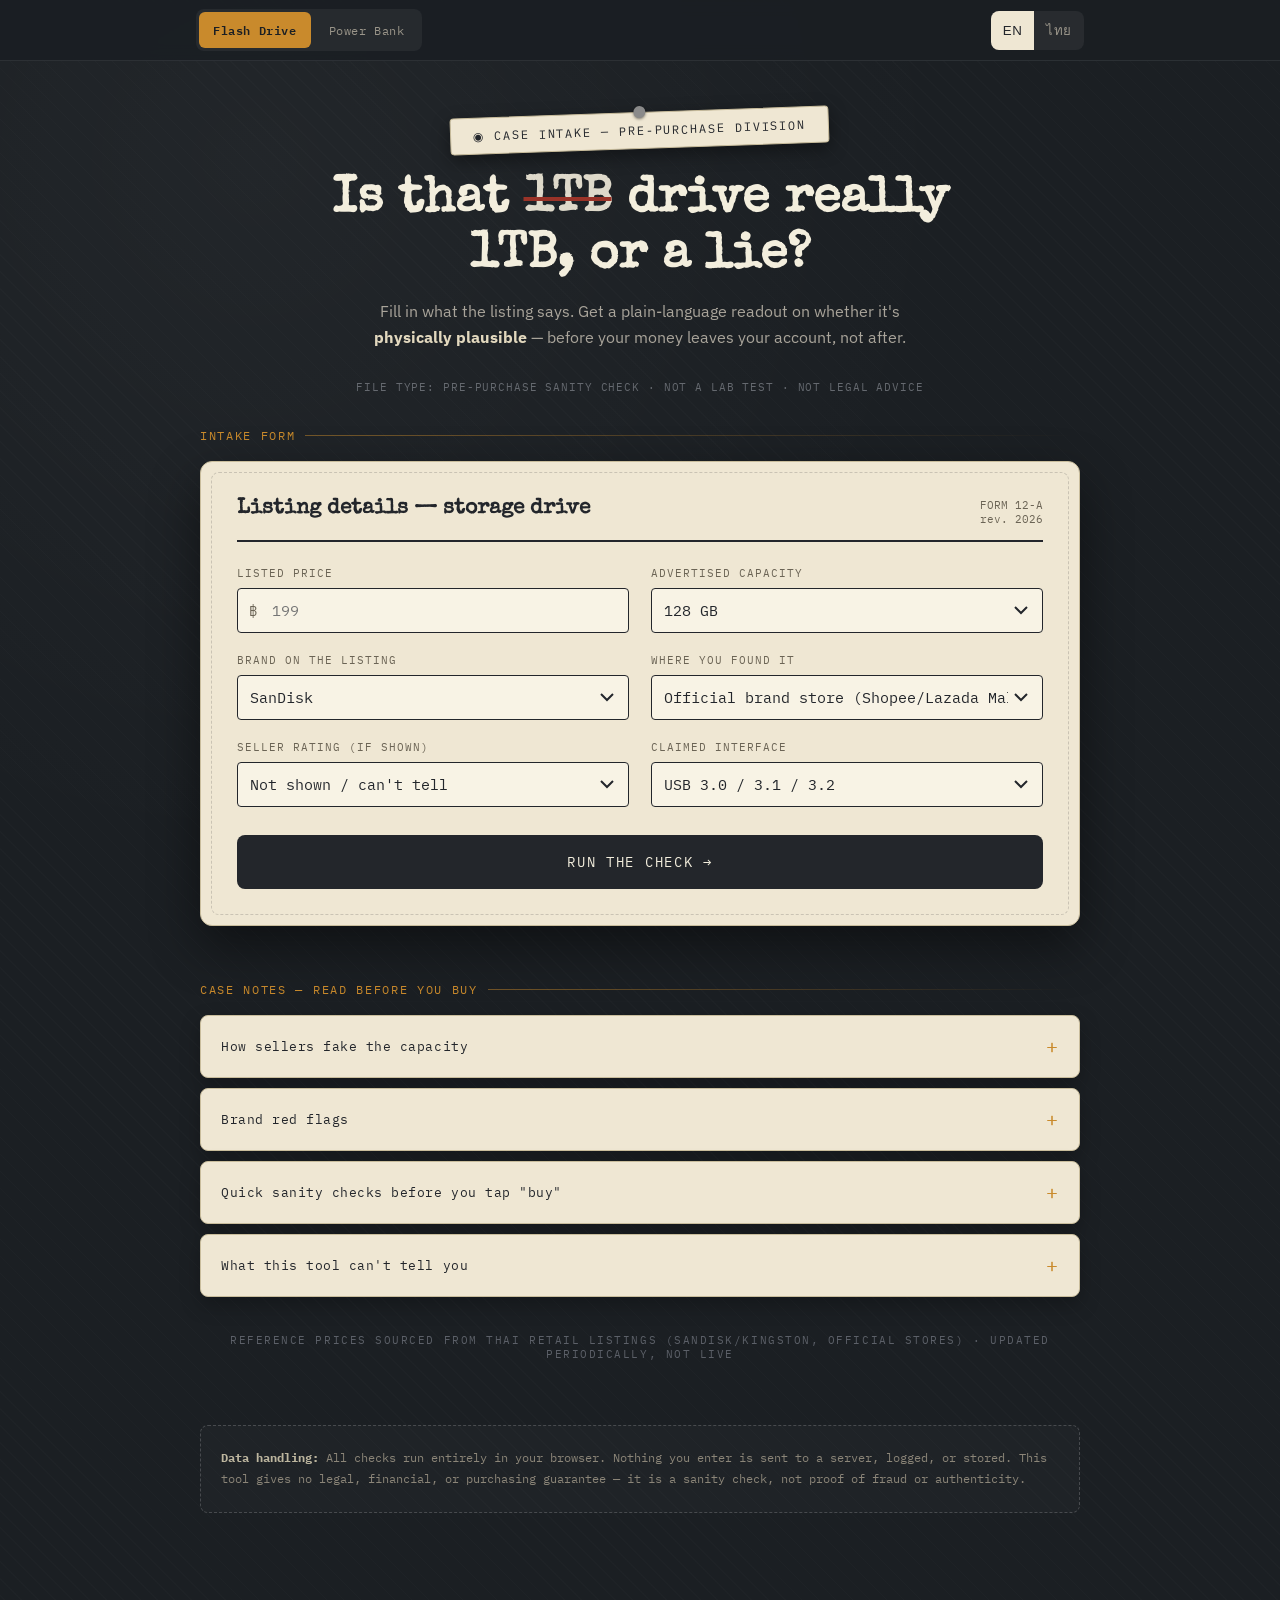
<file: index.html>
<!DOCTYPE html>
<html lang="en">
<head>
<meta charset="UTF-8">
<meta name="viewport" content="width=device-width, initial-scale=1.0, viewport-fit=cover">
<title>CASE FILE — Fake-Busting Tool</title>
<link rel="preconnect" href="https://fonts.googleapis.com" crossorigin>
<link href="https://fonts.googleapis.com/css2?family=Special+Elite&family=IBM+Plex+Mono:wght@400;500;600;700&family=IBM+Plex+Sans:wght@400;500;600;700&family=Noto+Sans+Thai:wght@400;500;600;700&display=swap" rel="stylesheet">
<style>
  :root{
    --ink:#23262B; --paper:#EFE7D3; --paper-dark:#E2D8BE;
    --room:#1B1F23; --tape:#C98A2C;
    --stamp-red:#A8362A; --stamp-green:#3F6E4F; --stamp-amber:#B2792B;
    --line:#c9bd9c; --muted:#6b6455;
    --r-sm:4px; --r-md:8px; --r-lg:12px;
  }
  *{box-sizing:border-box;}
  html{scroll-behavior:smooth;}
  body{
    margin:0; background:var(--room);
    background-image:
      radial-gradient(circle at 20% 10%, rgba(255,255,255,0.03), transparent 40%),
      repeating-linear-gradient(45deg, rgba(255,255,255,0.012) 0px, rgba(255,255,255,0.012) 1px, transparent 1px, transparent 12px);
    color:var(--ink);
    font-family:'IBM Plex Sans','Noto Sans Thai',sans-serif;
    -webkit-font-smoothing:antialiased;
    padding-top:56px;
  }
  body.lang-th{ font-family:'Noto Sans Thai','IBM Plex Sans',sans-serif; }
  body.lang-th .title, body.lang-th .stamp, body.lang-th .verdict-note{ font-family:'Noto Sans Thai','Special Elite',monospace; }
  ::selection{ background:var(--tape); color:#1B1F23; }
  a{color:inherit;}
  .wrap{max-width:920px; margin:0 auto; padding:0 20px 100px;}

  /* ---------- STICKY TOP BAR ---------- */
  .topbar{
    position:fixed; top:0; left:0; right:0; z-index:50;
    padding-top:env(safe-area-inset-top);
    background:rgba(27,31,35,0.92);
    backdrop-filter:blur(8px);
    border-bottom:1px solid rgba(255,255,255,0.08);
  }
  .topbar-inner{
    max-width:920px; margin:0 auto;
    display:flex; align-items:center; justify-content:space-between;
    padding:9px 16px; gap:10px;
  }
  .tabs{
    display:flex; gap:4px;
    background:rgba(255,255,255,0.05);
    border-radius:var(--r-md);
    padding:3px;
  }
  .tab-btn{
    border:none; background:transparent; cursor:pointer;
    padding:8px 14px;
    font-family:'IBM Plex Mono',monospace;
    font-size:12px; letter-spacing:0.05em;
    color:#9a958a;
    border-radius:6px;
    transition:background 0.2s ease, color 0.2s ease;
    white-space:nowrap;
  }
  .tab-btn.active{ background:var(--tape); color:#1B1F23; font-weight:600; }

  .lang-switch{
    display:flex; flex-shrink:0;
    background:rgba(255,255,255,0.06);
    border-radius:var(--r-md);
    overflow:hidden;
    font-family:'IBM Plex Mono',monospace;
    font-size:11.5px;
  }
  .lang-switch button{
    border:none; background:transparent; cursor:pointer;
    padding:9px 12px; min-width:38px;
    color:#9a958a; letter-spacing:0.04em;
    transition:background 0.2s ease, color 0.2s ease;
  }
  .lang-switch button.active{ background:var(--paper); color:var(--ink); }

  @media (max-width:520px){
    .tab-btn{ padding:7px 10px; font-size:11px; }
    .lang-switch button{ padding:8px 9px; }
  }

  /* ---------- HERO ---------- */
  header.hero{ padding:56px 20px 34px; text-align:center; animation:fadeUp 0.7s ease both; }
  .tag{
    display:inline-block; background:var(--paper); color:var(--ink);
    padding:10px 22px; transform:rotate(-2deg);
    box-shadow:0 6px 18px rgba(0,0,0,0.4);
    border:1px solid var(--line); border-radius:var(--r-sm);
    font-family:'IBM Plex Mono',monospace; font-size:12px;
    letter-spacing:0.16em; text-transform:uppercase; position:relative;
    transition:transform 0.25s ease;
  }
  .tag:hover{ transform:rotate(-2deg) translateY(-2px); }
  .tag::before{
    content:''; position:absolute; top:-7px; left:50%; width:12px; height:12px;
    background:#8a8a8a; border-radius:50%; transform:translateX(-50%);
    box-shadow:0 1px 3px rgba(0,0,0,0.5);
  }
  h1.title{
    font-family:'Special Elite',monospace; color:#F3EEDD;
    font-size:clamp(30px,5.2vw,50px); line-height:1.12; margin:24px 0 14px;
  }
  h1.title .strike{
    text-decoration:line-through; text-decoration-color:var(--stamp-red);
    text-decoration-thickness:4px; opacity:0.9;
  }
  p.sub{ color:#a9a49a; max-width:580px; margin:0 auto; font-size:16px; line-height:1.6; }
  p.sub b{ color:#E2D8BE; }
  .caseline{
    margin-top:30px; font-family:'IBM Plex Mono',monospace; font-size:11px;
    color:#65696f; letter-spacing:0.08em; text-transform:uppercase;
  }
  @keyframes fadeUp{ from{opacity:0; transform:translateY(14px);} to{opacity:1; transform:translateY(0);} }

  .sec-label{
    font-family:'IBM Plex Mono',monospace; font-size:12px; letter-spacing:0.14em;
    text-transform:uppercase; color:var(--tape);
    display:flex; align-items:center; gap:10px; margin:0 0 18px;
  }
  .sec-label::after{ content:''; flex:1; height:1px; background:linear-gradient(90deg, rgba(201,138,44,0.5), transparent); }

  .panel{ display:none; }
  .panel.active{ display:block; animation:fadeUp 0.45s ease both; }

  .card{
    background:var(--paper); border:1px solid var(--line); border-radius:var(--r-lg);
    box-shadow:0 20px 50px rgba(0,0,0,0.45); position:relative; padding:36px;
  }
  .card::before{
    content:''; position:absolute; inset:10px; border:1px dashed rgba(35,38,43,0.18);
    border-radius:calc(var(--r-lg) - 4px); pointer-events:none;
  }
  .card-head{
    display:flex; justify-content:space-between; align-items:flex-start;
    border-bottom:2px solid var(--ink); padding-bottom:14px; margin-bottom:24px;
  }
  .card-head h2{ font-family:'Special Elite',monospace; font-size:21px; margin:0; }
  .card-head .no{ font-family:'IBM Plex Mono',monospace; font-size:11px; color:var(--muted); text-align:right; }

  .grid{ display:grid; grid-template-columns:1fr 1fr; gap:20px 22px; }
  @media (max-width:640px){ .grid{ grid-template-columns:1fr; } }

  .field{ display:flex; flex-direction:column; gap:8px; }
  .field.full{ grid-column:1 / -1; }
  .field.split{ display:grid; grid-template-columns:1fr 1fr; gap:10px; }
  label{
    font-family:'IBM Plex Mono',monospace; font-size:11px; letter-spacing:0.09em;
    text-transform:uppercase; color:var(--muted);
  }
  input[type=number], input[type=text], select{
    font-family:'IBM Plex Mono',monospace; font-size:15px; padding:12px;
    background:#F8F3E5; border:1px solid var(--ink); border-radius:var(--r-sm);
    color:var(--ink); outline:none; appearance:none; -webkit-appearance:none; width:100%;
    transition:border-color 0.2s ease, box-shadow 0.2s ease;
  }
  select{
    background-image:url("data:image/svg+xml;utf8,<svg xmlns='http://www.w3.org/2000/svg' width='14' height='9'><path d='M1 1l6 6 6-6' stroke='%2323262B' stroke-width='2' fill='none'/></svg>");
    background-repeat:no-repeat; background-position:right 14px center; padding-right:34px;
  }
  input:focus, select:focus{ border-color:var(--tape); box-shadow:0 0 0 3px rgba(201,138,44,0.25); }
  .hint{ font-size:12px; color:var(--muted); line-height:1.5; }
  .prefix-wrap{ position:relative; }
  .prefix-wrap .cur{
    position:absolute; left:12px; top:50%; transform:translateY(-50%);
    font-family:'IBM Plex Mono',monospace; color:var(--muted); font-size:14px;
  }
  .prefix-wrap input{ padding-left:34px; }
  .suffix-wrap{ position:relative; }
  .suffix-wrap .suf{
    position:absolute; right:12px; top:50%; transform:translateY(-50%);
    font-family:'IBM Plex Mono',monospace; color:var(--muted); font-size:13px;
  }

  .run-btn{
    margin-top:28px; width:100%; padding:18px; background:var(--ink); color:#F3EEDD;
    border:none; border-radius:var(--r-md); font-family:'IBM Plex Mono',monospace;
    font-size:14px; letter-spacing:0.12em; text-transform:uppercase; cursor:pointer;
    position:relative; overflow:hidden;
    transition:transform 0.15s ease, background 0.15s ease, box-shadow 0.15s ease;
  }
  .run-btn:hover{ background:#33383F; box-shadow:0 8px 24px rgba(0,0,0,0.35); transform:translateY(-1px); }
  .run-btn:active{ transform:scale(0.99); }

  #resultUsb, #resultPower{ margin-top:40px; display:none; }
  .report{
    background:var(--paper-dark); border:1px solid var(--line); border-radius:var(--r-lg);
    box-shadow:0 20px 50px rgba(0,0,0,0.45); padding:38px; position:relative;
    overflow:hidden; animation:fadeUp 0.5s ease both;
  }
  .report .torn{
    position:absolute; top:0; left:0; right:0; height:10px;
    background:linear-gradient(135deg, var(--room) 50%, transparent 50%) 0 0/14px 10px repeat-x;
    transform:translateY(-1px);
  }
  .stamp{
    font-family:'Special Elite',monospace; font-size:clamp(24px,4.4vw,40px);
    display:inline-block; padding:9px 24px; border:5px solid currentColor; border-radius:var(--r-md);
    transform:rotate(-6deg); letter-spacing:0.06em; text-transform:uppercase; opacity:0;
    animation:stampdown 0.45s cubic-bezier(.34,1.56,.64,1) 0.1s forwards;
  }
  @keyframes stampdown{
    0%{opacity:0; transform:rotate(-6deg) scale(2.2) translateY(-30px);}
    60%{opacity:1;}
    100%{opacity:0.92; transform:rotate(-6deg) scale(1) translateY(0);}
  }
  .stamp.fake{ color:var(--stamp-red); }
  .stamp.suspect{ color:var(--stamp-amber); }
  .stamp.clean{ color:var(--stamp-green); }

  .score-row{
    display:flex; justify-content:space-between; align-items:center;
    margin:26px 0 10px; font-family:'IBM Plex Mono',monospace; gap:14px; flex-wrap:wrap;
  }
  .score-row .big{ font-size:30px; font-weight:600; }
  .score-row .lbl{ font-size:11px; letter-spacing:0.1em; text-transform:uppercase; color:var(--muted); }

  .meter{
    height:10px; background:#d9cda5; border:1px solid var(--ink); border-radius:6px;
    position:relative; overflow:hidden; margin-bottom:24px;
  }
  .meter .fill{ height:100%; width:0%; border-radius:6px; transition:width 0.7s cubic-bezier(.22,1,.36,1) 0.2s; }

  .findings{ display:flex; flex-direction:column; gap:10px; margin-bottom:10px; }
  .finding{
    display:flex; gap:12px; padding:12px 14px; background:rgba(255,255,255,0.35);
    border-left:4px solid var(--muted); border-radius:var(--r-sm); font-size:14px; line-height:1.55;
    opacity:0; transform:translateX(-8px); animation:slideIn 0.4s ease forwards;
  }
  .finding.bad{ border-color:var(--stamp-red); }
  .finding.warn{ border-color:var(--stamp-amber); }
  .finding.ok{ border-color:var(--stamp-green); }
  .finding .mark{ font-family:'IBM Plex Mono',monospace; font-weight:700; font-size:13px; }
  @keyframes slideIn{ to{ opacity:1; transform:translateX(0); } }

  .verdict-note{
    margin-top:18px; font-family:'Special Elite',monospace; font-size:15px; line-height:1.7;
    color:#3a3527; border-top:1px dashed rgba(35,38,43,0.3); padding-top:18px;
  }

  .evidence{ margin-top:56px; }
  details{
    background:var(--paper); border:1px solid var(--line); border-radius:var(--r-md);
    margin-bottom:10px; box-shadow:0 8px 20px rgba(0,0,0,0.25); overflow:hidden;
    transition:box-shadow 0.2s ease;
  }
  details:hover{ box-shadow:0 10px 26px rgba(0,0,0,0.32); }
  summary{
    cursor:pointer; padding:17px 20px; font-family:'IBM Plex Mono',monospace; font-size:13px;
    letter-spacing:0.04em; display:flex; justify-content:space-between; align-items:center; list-style:none;
  }
  summary::-webkit-details-marker{ display:none; }
  summary::after{ content:'+'; font-size:20px; color:var(--tape); transition:transform 0.25s ease; }
  details[open] summary::after{ transform:rotate(45deg); }
  details .body{
    padding:0 20px 20px; font-size:14px; line-height:1.7; color:#3a3527;
    border-top:1px dashed rgba(35,38,43,0.25); padding-top:15px; animation:fadeUp 0.35s ease both;
  }
  details .body ul{ padding-left:20px; margin:10px 0; }
  details .body li{ margin-bottom:8px; }
  details .body code{
    background:rgba(35,38,43,0.08); padding:2px 6px; border-radius:3px;
    font-family:'IBM Plex Mono',monospace; font-size:13px;
  }

  footer{
    margin-top:64px; padding:22px 20px; border:1px dashed rgba(255,255,255,0.18);
    border-radius:var(--r-md); font-family:'IBM Plex Mono',monospace; font-size:11.5px;
    line-height:1.8; color:#8b8578; background:rgba(255,255,255,0.02);
  }
  footer b{ color:#bdb69f; }
  .kicker{
    text-align:center; color:#5c6068; font-size:11px; font-family:'IBM Plex Mono',monospace;
    letter-spacing:0.14em; text-transform:uppercase; margin-top:36px;
  }
</style>
</head>
<body>

<div class="topbar">
  <div class="topbar-inner">
    <div class="tabs">
      <button type="button" class="tab-btn active" data-tab="usb" data-i18n="tabUsb">Flash Drive</button>
      <button type="button" class="tab-btn" data-tab="power" data-i18n="tabPower">Power Bank</button>
    </div>
    <div class="lang-switch">
      <button type="button" id="btnEn" class="active">EN</button>
      <button type="button" id="btnTh">ไทย</button>
    </div>
  </div>
</div>

<header class="hero">
  <span class="tag" data-i18n="tag">◉ Case intake — pre-purchase division</span>
  <h1 class="title" id="heroTitle" data-i18n-html="titleUsb">Is that <span class="strike">1TB</span> drive really<br>1TB, or a lie?</h1>
  <p class="sub" id="heroSub" data-i18n-html="subUsb">Fill in what the listing says. Get a plain-language readout on whether it's <b>physically plausible</b> — before your money leaves your account, not after.</p>
  <div class="caseline" data-i18n="caseline">FILE TYPE: Pre-purchase sanity check · Not a lab test · Not legal advice</div>
</header>

<div class="wrap">

  <!-- ============ FLASH DRIVE TAB ============ -->
  <div class="panel active" id="panelUsb">
    <div class="sec-label" data-i18n="intakeLabel">Intake form</div>

    <form class="card" id="intakeUsb">
      <div class="card-head">
        <h2 data-i18n="cardTitleUsb">Listing details — storage drive</h2>
        <div class="no" data-i18n-html="cardNo">FORM 12-A<br>rev. 2026</div>
      </div>
      <div class="grid">
        <div class="field">
          <label data-i18n="lblPrice">Listed price</label>
          <div class="prefix-wrap"><span class="cur">฿</span>
            <input type="number" id="priceUsb" placeholder="199" min="0" step="1">
          </div>
        </div>
        <div class="field">
          <label data-i18n="lblCapacity">Advertised capacity</label>
          <select id="capacityUsb">
            <option value="32">32 GB</option><option value="64">64 GB</option>
            <option value="128" selected>128 GB</option><option value="256">256 GB</option>
            <option value="512">512 GB</option><option value="1024">1 TB</option>
            <option value="2048">2 TB</option><option value="4096">4 TB</option>
            <option value="8192">8 TB</option><option value="16384">16 TB</option>
          </select>
        </div>
        <div class="field">
          <label data-i18n="lblBrand">Brand on the listing</label>
          <select id="brandUsb">
            <option value="sandisk">SanDisk</option><option value="kingston">Kingston</option>
            <option value="samsung">Samsung</option><option value="lexar">Lexar</option>
            <option value="transcend">Transcend</option><option value="adata">ADATA</option>
            <option value="hp">HP</option><option value="sony">Sony</option><option value="toshiba">Toshiba</option>
            <option value="generic" data-i18n="brandGeneric">Generic / no-name</option>
            <option value="other" data-i18n="brandOther">Other / unlisted brand</option>
          </select>
        </div>
        <div class="field">
          <label data-i18n="lblPlatform">Where you found it</label>
          <select id="platformUsb">
            <option value="official" data-i18n="platOfficial">Official brand store (Shopee/Lazada Mall etc.)</option>
            <option value="shopee" data-i18n="platShopee">Shopee — regular seller</option>
            <option value="lazada" data-i18n="platLazada">Lazada — regular seller</option>
            <option value="tiktok" data-i18n="platTiktok">TikTok Shop</option>
            <option value="fb" data-i18n="platFb">Facebook Marketplace / group</option>
            <option value="physical" data-i18n="platPhysical">Physical shop</option>
            <option value="other" data-i18n="platOther">Other / random link</option>
          </select>
        </div>
        <div class="field">
          <label data-i18n="lblRating">Seller rating (if shown)</label>
          <select id="ratingUsb">
            <option value="unknown" data-i18n="ratUnknown">Not shown / can't tell</option>
            <option value="new" data-i18n="ratNew">New seller, no reviews</option>
            <option value="low" data-i18n="ratLow">Rated, but mostly negative/mixed</option>
            <option value="good" data-i18n="ratGood">Rated, mostly positive</option>
          </select>
        </div>
        <div class="field">
          <label data-i18n="lblInterface">Claimed interface</label>
          <select id="interfaceUsb">
            <option value="usb2">USB 2.0</option>
            <option value="usb3" selected>USB 3.0 / 3.1 / 3.2</option>
            <option value="typec">USB-C</option>
            <option value="dual" data-i18n="ifaceDual">USB-A + USB-C (dual connector)</option>
            <option value="unsure" data-i18n="ifaceUnsure">Not stated / unsure</option>
          </select>
        </div>
      </div>
      <button type="submit" class="run-btn" data-i18n="runBtn">Run the check →</button>
    </form>

    <div id="resultUsb">
      <div class="sec-label" data-i18n="findingsLabel">Findings</div>
      <div class="report">
        <div class="torn"></div>
        <div id="stampBoxUsb"></div>
        <div class="score-row">
          <div><div class="lbl" data-i18n="lblPerGb">Price per real GB, if genuine</div><div class="big" id="pricePerGb">—</div></div>
          <div style="text-align:right"><div class="lbl" data-i18n="lblVsMarket">Vs. typical market rate</div><div class="big" id="marketCompareUsb">—</div></div>
        </div>
        <div class="meter"><div class="fill" id="meterFillUsb"></div></div>
        <div class="findings" id="findingsListUsb"></div>
        <div class="verdict-note" id="verdictNoteUsb"></div>
      </div>
    </div>

    <div class="evidence">
      <div class="sec-label" data-i18n="evidenceLabel">Case notes — read before you buy</div>
      <details>
        <summary data-i18n="d1sum">How sellers fake the capacity</summary>
        <div class="body" data-i18n-html="d1body"></div>
      </details>
      <details>
        <summary data-i18n="d2sum">Brand red flags</summary>
        <div class="body" data-i18n-html="d2body"></div>
      </details>
      <details>
        <summary data-i18n="d3sum">Quick sanity checks before you tap "buy"</summary>
        <div class="body" data-i18n-html="d3body"></div>
      </details>
      <details>
        <summary data-i18n="d4sum">What this tool can't tell you</summary>
        <div class="body" data-i18n-html="d4body"></div>
      </details>
    </div>
    <div class="kicker" data-i18n="kickerUsb">Reference prices sourced from Thai retail listings (SanDisk/Kingston, official stores) · Updated periodically, not live</div>
  </div>

  <!-- ============ POWER BANK TAB ============ -->
  <div class="panel" id="panelPower">
    <div class="sec-label" data-i18n="intakeLabel">Intake form</div>

    <form class="card" id="intakePower">
      <div class="card-head">
        <h2 data-i18n="cardTitlePower">Listing details — power bank</h2>
        <div class="no" data-i18n-html="cardNo2">FORM 12-B<br>rev. 2026</div>
      </div>
      <div class="grid">
        <div class="field">
          <label data-i18n="lblPrice">Listed price</label>
          <div class="prefix-wrap"><span class="cur">฿</span>
            <input type="number" id="pricePower" placeholder="299" min="0" step="1">
          </div>
        </div>
        <div class="field">
          <label data-i18n="lblCapacityMah">Advertised capacity (mAh)</label>
          <div class="suffix-wrap">
            <input type="number" id="capacityPower" placeholder="30000" min="0" step="1000">
            <span class="suf">mAh</span>
          </div>
        </div>
        <div class="field">
          <label data-i18n="lblMarketingW">Big bold wattage on the box/listing</label>
          <div class="suffix-wrap">
            <input type="number" id="marketingWatt" placeholder="45" min="0" step="1">
            <span class="suf">W</span>
          </div>
          <div class="hint" data-i18n="hintMarketingW">e.g. "45W Fast Charge" printed large on the packaging or title</div>
        </div>
        <div class="field">
          <label data-i18n="lblRegLabel">Regulatory label output rating</label>
          <div class="field split">
            <div class="suffix-wrap"><input type="number" id="regVoltage" placeholder="5" min="0" step="0.1"><span class="suf">V</span></div>
            <div class="suffix-wrap"><input type="number" id="regCurrent" placeholder="1.8" min="0" step="0.1"><span class="suf">A</span></div>
          </div>
          <div class="hint" data-i18n="hintRegLabel">Small print near the barcode/CE/mOK mark — often says something like "5V⎓1.8A"</div>
        </div>
        <div class="field">
          <label data-i18n="lblBrand">Brand on the listing</label>
          <select id="brandPower">
            <option value="anker">Anker</option><option value="xiaomi">Xiaomi</option>
            <option value="baseus">Baseus</option><option value="romoss">Romoss</option>
            <option value="ugreen">UGREEN</option><option value="hp">HP</option>
            <option value="generic" data-i18n="brandGeneric">Generic / no-name</option>
            <option value="other" data-i18n="brandOther">Other / unlisted brand</option>
          </select>
        </div>
        <div class="field">
          <label data-i18n="lblPlatform">Where you found it</label>
          <select id="platformPower">
            <option value="official" data-i18n="platOfficial">Official brand store (Shopee/Lazada Mall etc.)</option>
            <option value="shopee" data-i18n="platShopee">Shopee — regular seller</option>
            <option value="lazada" data-i18n="platLazada">Lazada — regular seller</option>
            <option value="tiktok" data-i18n="platTiktok">TikTok Shop</option>
            <option value="fb" data-i18n="platFb">Facebook Marketplace / group</option>
            <option value="physical" data-i18n="platPhysical">Physical shop</option>
            <option value="other" data-i18n="platOther">Other / random link</option>
          </select>
        </div>
        <div class="field full">
          <label data-i18n="lblRating">Seller rating (if shown)</label>
          <select id="ratingPower">
            <option value="unknown" data-i18n="ratUnknown">Not shown / can't tell</option>
            <option value="new" data-i18n="ratNew">New seller, no reviews</option>
            <option value="low" data-i18n="ratLow">Rated, but mostly negative/mixed</option>
            <option value="good" data-i18n="ratGood">Rated, mostly positive</option>
          </select>
        </div>
      </div>
      <button type="submit" class="run-btn" data-i18n="runBtn">Run the check →</button>
    </form>

    <div id="resultPower">
      <div class="sec-label" data-i18n="findingsLabel">Findings</div>
      <div class="report">
        <div class="torn"></div>
        <div id="stampBoxPower"></div>
        <div class="score-row">
          <div><div class="lbl" data-i18n="lblRealW">Regulatory-rated output</div><div class="big" id="realWatt">—</div></div>
          <div style="text-align:right"><div class="lbl" data-i18n="lblVsClaim">Vs. marketing claim</div><div class="big" id="wattCompare">—</div></div>
        </div>
        <div class="meter"><div class="fill" id="meterFillPower"></div></div>
        <div class="findings" id="findingsListPower"></div>
        <div class="verdict-note" id="verdictNotePower"></div>
      </div>
    </div>

    <div class="evidence">
      <div class="sec-label" data-i18n="evidenceLabel">Case notes — read before you buy</div>
      <details>
        <summary data-i18n="p1sum">Marketing wattage vs. the regulatory label</summary>
        <div class="body" data-i18n-html="p1body"></div>
      </details>
      <details>
        <summary data-i18n="p2sum">Why the mAh number lies too</summary>
        <div class="body" data-i18n-html="p2body"></div>
      </details>
      <details>
        <summary data-i18n="p3sum">Where to actually find the regulatory label</summary>
        <div class="body" data-i18n-html="p3body"></div>
      </details>
      <details>
        <summary data-i18n="p4sum">What this tool can't tell you</summary>
        <div class="body" data-i18n-html="p4body"></div>
      </details>
    </div>
    <div class="kicker" data-i18n="kickerPower">Reference prices sourced from Thai retail listings (Anker/Xiaomi/Baseus, official stores) · Updated periodically, not live</div>
  </div>

  <footer data-i18n-html="footerBody"></footer>
</div>

<script>
(function(){

var T = {
en: {
  tabUsb:'Flash Drive', tabPower:'Power Bank',
  tag:'◉ Case intake — pre-purchase division',
  titleUsb:'Is that <span class="strike">1TB</span> drive really<br>1TB, or a lie?',
  subUsb:'Fill in what the listing says. Get a plain-language readout on whether it\'s <b>physically plausible</b> — before your money leaves your account, not after.',
  titlePower:'Is that <span class="strike">45W</span> power bank<br>really 45W, or a lie?',
  subPower:'Skip the boastful number on the box. Enter the <b>actual regulatory rating</b> printed in small text, and we\'ll do the math for you.',
  caseline:'FILE TYPE: Pre-purchase sanity check · Not a lab test · Not legal advice',
  intakeLabel:'Intake form',
  cardTitleUsb:'Listing details — storage drive', cardTitlePower:'Listing details — power bank',
  cardNo:'FORM 12-A<br>rev. 2026', cardNo2:'FORM 12-B<br>rev. 2026',
  lblPrice:'Listed price', lblCapacity:'Advertised capacity', lblCapacityMah:'Advertised capacity (mAh)',
  lblMarketingW:'Big bold wattage on the box/listing', hintMarketingW:'e.g. "45W Fast Charge" printed large on the packaging or title',
  lblRegLabel:'Regulatory label output rating', hintRegLabel:'Small print near the barcode/CE/mOK mark — often says something like "5V⎓1.8A"',
  lblBrand:'Brand on the listing', lblPlatform:'Where you found it', lblRating:'Seller rating (if shown)',
  lblInterface:'Claimed interface',
  lblRealW:'Regulatory-rated output', lblVsClaim:'Vs. marketing claim',
  brandGeneric:'Generic / no-name', brandOther:'Other / unlisted brand',
  platOfficial:'Official brand store (Shopee/Lazada Mall etc.)', platShopee:'Shopee — regular seller',
  platLazada:'Lazada — regular seller', platTiktok:'TikTok Shop', platFb:'Facebook Marketplace / group',
  platPhysical:'Physical shop', platOther:'Other / random link',
  ratUnknown:'Not shown / can\'t tell', ratNew:'New seller, no reviews',
  ratLow:'Rated, but mostly negative/mixed', ratGood:'Rated, mostly positive',
  ifaceDual:'USB-A + USB-C (dual connector)', ifaceUnsure:'Not stated / unsure',
  runBtn:'Run the check →', findingsLabel:'Findings',
  lblPerGb:'Price per real GB, if genuine', lblVsMarket:'Vs. typical market rate',
  evidenceLabel:'Case notes — read before you buy',
  d1sum:'How sellers fake the capacity',
  d1body:'<p>The drive isn\'t lying by accident — its <b>firmware</b> is instructed to lie. A cheap 8GB or 16GB chip gets reflashed with controller firmware that reports a fake size (e.g. "1TB") to your computer.</p><ul><li>Windows/macOS shows "1TB available" because it trusts what the firmware reports — it doesn\'t measure the physical chip.</li><li>The drive works normally at first. It only fails once you\'ve written more data than the <i>real</i> chip can hold — older files get silently overwritten or corrupted.</li><li>This is why the scam often isn\'t caught until weeks later, when someone opens an old file and finds it\'s garbage or gone.</li><li>Tools like <code>h2testw</code> or <code>F3</code> catch this — but only after you already own the drive. That\'s the gap this tool tries to close, before you pay.</li></ul>',
  d2sum:'Brand red flags',
  d2body:'<p>Some brand names on listings are almost never real, because the actual manufacturer doesn\'t make that product category at all:</p><ul><li><b>HP</b> does not manufacture flash drives, SD cards, or SSDs in-house — HP-branded storage from third parties is licensed/rebranded at best, and "HP 2TB USB drive for ฿150" is essentially always fake.</li><li>Watch for near-miss spellings: <code>SanDisc</code>, <code>Kingstom</code>, <code>Samsong</code>.</li><li>Real 1TB+ capacities from SanDisk, Kingston, or Samsung are almost never sold under ฿1,000 by anyone.</li></ul>',
  d3sum:'Quick sanity checks before you tap "buy"',
  d3body:'<ul><li>Did you find it on <b>TikTok Shop</b> or a <b>Facebook ad</b> from a seller with no real reviews or a brand-new store?</li><li>Is the price less than half of what the same capacity costs at JIB/BaNANA/PowerBuy?</li><li>Does the listing photo look like a reused stock photo across many different "brands"?</li><li>Is the capacity unusually round and large — 1TB, 2TB, 8TB — for a tiny keychain drive?</li><li>Does the seller avoid answering direct questions about the flash chip brand?</li><li>Does the packaging match official product photos exactly, including font weight and hologram placement?</li></ul>',
  d4sum:'What this tool can\'t tell you',
  d4body:'<p>This is a <b>pre-purchase heuristic</b>, not a lab result. It flags implausible price-per-GB, risky platforms, and known-fake brand patterns — it can\'t inspect the actual chip inside a drive you haven\'t bought yet.</p><p>A "looks genuine" result lowers your risk, but doesn\'t guarantee authenticity. Running a real write/read tool like <code>h2testw</code> or <code>F3</code> once it arrives is still the only way to confirm actual capacity.</p>',
  kickerUsb:'Reference prices sourced from Thai retail listings (SanDisk/Kingston, official stores) · Updated periodically, not live',
  kickerPower:'Reference prices sourced from Thai retail listings (Anker/Xiaomi/Baseus, official stores) · Updated periodically, not live',
  footerBody:'<b>Data handling:</b> All checks run entirely in your browser. Nothing you enter is sent to a server, logged, or stored. This tool gives no legal, financial, or purchasing guarantee — it is a sanity check, not proof of fraud or authenticity.',
  p1sum:'Marketing wattage vs. the regulatory label',
  p1body:'<p>The big number on the box ("45W", "65W", "100W") is a <b>marketing/model name</b>, not always a certified spec. The number that\'s legally required to be accurate is the small <b>output rating</b> near the safety marks — printed as Voltage × Amperage, e.g. <code>5V⎓1.8A</code>.</p><ul><li>Multiply V × A yourself: <code>5V × 1.8A = 9W</code>. If the box says "45W" but the label only certifies 9W, the 45W is likely an input spec, a best-case single-port peak, or simply inflated.</li><li>Genuine fast-charging banks (PD/QC) usually print a full table of supported profiles (5V/3A, 9V/3A, 12V/3A etc.) — a single low line with a big exterior number is a mismatch worth question.</li></ul>',
  p2sum:'Why the mAh number lies too',
  p2body:'<p>Power bank capacity is normally advertised using the <b>internal cell capacity</b> at 3.7V — but the bank outputs 5V (or higher) to charge your phone. Converting voltage and real-world circuit losses mean you never get the full advertised mAh out the USB port.</p><ul><li>A rough rule of thumb: usable output is typically <b>60–65% of the advertised cell mAh</b> once voltage conversion and efficiency losses are accounted for — this is true even for genuine, reputable brands, not just scams.</li><li>This isn\'t automatically a scam — it\'s standard industry practice and usually disclosed in fine print — but it explains why a "30,000mAh" bank never seems to charge a phone 6+ times.</li><li>What <i>is</i> a red flag: a bank that\'s physically small/light for its claimed mAh. Cells have a real, fairly fixed energy density — a suspiciously light "30,000mAh" bank likely has a much smaller real cell inside.</li></ul>',
  p3sum:'Where to actually find the regulatory label',
  p3body:'<p>Look for a small printed or engraved block, usually on the underside or back of the bank, near the CE mark, mOK (Thai TISI) mark, or barcode. It typically lists input and output ratings for each port, such as:</p><ul><li><code>Input: 5V⎓2A</code></li><li><code>Output: 5V⎓2.4A / 9V⎓2A</code></li></ul><p>If you\'re checking before buying, ask the seller for a clear close-up photo of this label — a legitimate seller can provide one easily; a dropshipper reselling stock photos often can\'t.</p>',
  p4sum:'What this tool can\'t tell you',
  p4body:'<p>This is a <b>pre-purchase heuristic</b>. It can\'t verify the actual cell inside a bank you haven\'t bought, and it can\'t catch every counterfeit — some counterfeits print accurate-looking labels too.</p><p>For safety, genuine third-party certification (CE, mOK/TISI for Thailand, UN38.3 for lithium battery air/shipping safety) matters more than any number on the box. If in doubt, buy from a source that can be held accountable.</p>',
  below:'% below', above:'% above',
  markPrice:'PRICE', markBrand:'BRAND', markPlatform:'PLATFORM', markSeller:'SELLER', markSpecs:'SPECS', markCapacity:'CAPACITY', markWatt:'WATTAGE', markSize:'SIZE',
  stampFake:'Likely fake', stampSuspect:'Proceed with caution', stampClean:'Looks plausible',
  noteFakeUsb:'The math doesn\'t add up. At this price, the seller would be losing money selling genuine flash memory — the far more likely explanation is a reflashed, lower-capacity chip reporting a false size. Do not buy without independent verification.',
  noteSuspectUsb:'Not a slam-dunk scam, but enough flags here that you shouldn\'t buy on convenience alone. Ask the seller direct questions, check for a physical store presence, and use buyer-protected checkout.',
  noteCleanUsb:'Nothing here trips the usual scam patterns. That\'s a good sign, not a guarantee. A post-purchase write test is still cheap insurance.',
  noteFakePower:'The marketing number and the regulatory rating are far apart. This is a strong sign the "big number" is inflated marketing, not a certified spec — the bank likely can\'t deliver anywhere near the advertised charging speed.',
  noteSuspectPower:'There\'s a noticeable gap between the claim and the certified rating, or other flags worth checking. Ask for a clear photo of the actual regulatory label before buying.',
  noteCleanPower:'The claimed wattage and regulatory rating are broadly consistent, and other checks look fine. Still worth confirming the bank\'s weight feels right for its claimed capacity once it arrives.',
  fPriceBad1:function(p,m,pct){ return '฿'+p+'/GB is about '+pct+'% below typical market rate for this capacity (~฿'+m+'/GB). Real flash memory at this size cannot be sold this cheaply and be genuine.'; },
  fPriceBad2:function(p,m){ return '฿'+p+'/GB is well under the typical ~฿'+m+'/GB rate for genuine drives this size.'; },
  fPriceWarn:function(p,m){ return '฿'+p+'/GB is noticeably below the ~฿'+m+'/GB baseline. Could be a real sale — worth double-checking the seller.'; },
  fPriceOk:function(p,m){ return '฿'+p+'/GB is in line with typical market rate (~฿'+m+'/GB). Price alone isn\'t a red flag here.'; },
  fBrandHp:'HP does not manufacture flash drives, SD cards, or SSDs as a core product line. Storage sold under the HP name is almost always a rebrand or counterfeit.',
  fBrandGeneric:'No recognizable brand backing this listing means no warranty accountability — higher baseline risk even if the price looks reasonable.',
  fBrandOk:function(b){ return b+' is a real storage manufacturer. Doesn\'t guarantee this listing is genuine, but it\'s not an automatic red flag.'; },
  fPlatRisky:function(p){ return p+' has weaker seller vetting than major marketplace storefronts — counterfeit storage is disproportionately common here.'; },
  fPlatOfficial:'Official brand storefronts are the lowest-risk source.',
  fPlatRegular:'Regular marketplace storefronts carry moderate protection but still verify the seller specifically.',
  fSellerNew:'A brand-new store with no review history gives you nothing to check against. Not proof of a scam, but it removes a layer of safety.',
  fSellerLow:'Mixed or negative reviews on a storage listing are a meaningful warning sign.',
  fSpecsUsb2:function(gb){ return 'USB 2.0 speeds make a genuine '+gb+' drive impractically slow to use — legitimate large-capacity drives almost always ship as USB 3.0+.'; },
  fCapExtreme:function(gb){ return gb+' in a small consumer flash drive is at the very high end of what\'s genuinely manufactured at consumer prices.'; },
  fWattBad:function(claim,real){ return 'Box/listing claims '+claim+'W, but the regulatory label only certifies '+real+'W — a gap this large usually means the marketing number isn\'t the certified output.'; },
  fWattWarn:function(claim,real){ return 'Box/listing claims '+claim+'W vs. a certified '+real+'W on the label — some gap is normal (input vs output, peak vs sustained), but worth double-checking.'; },
  fWattOk:function(claim,real){ return 'Claimed '+claim+'W roughly matches the certified '+real+'W rating. Consistent, no red flag here.'; },
  fWattMissing:'No regulatory V/A entered — without this, the marketing wattage can\'t be independently verified. Ask the seller for a label photo.',
  fBrandPowerHp:'HP does not manufacture power banks as a core product line — treat "HP" branded power banks as a strong red flag regardless of price.',
  fCapPowerBad1:function(p,m,pct){ return '฿'+p+'/mAh is about '+pct+'% below typical market rate. Genuine lithium cells at this capacity cost more than this to manufacture.'; },
  fCapPowerWarn:function(p,m){ return '฿'+p+'/mAh is noticeably below the ~฿'+m+'/mAh baseline for genuine cells. Worth checking the seller carefully.'; },
  fCapPowerOk:function(p,m){ return '฿'+p+'/mAh is broadly in line with genuine market pricing (~฿'+m+'/mAh).'; },
},
th: {
  tabUsb:'แฟลชไดรฟ์', tabPower:'พาวเวอร์แบงค์',
  tag:'◉ แผนกตรวจสอบก่อนซื้อ',
  titleUsb:'ไดรฟ์ <span class="strike">1TB</span> นั้น<br>ของจริง หรือของหลอก?',
  subUsb:'กรอกข้อมูลตามประกาศขาย รับผลตรวจสอบแบบเข้าใจง่ายว่า <b>เป็นไปได้จริงหรือไม่</b> — ก่อนเงินออกจากบัญชี ไม่ใช่หลังจากนั้น',
  titlePower:'พาวเวอร์แบงค์ <span class="strike">45W</span> นั้น<br>แรงจริง หรือแค่โฆษณา?',
  subPower:'ข้ามตัวเลขโอ้อวดบนกล่อง กรอก <b>ค่ากำกับจริงตามฉลาก</b> ที่พิมพ์ตัวเล็ก แล้วให้เราคำนวณให้',
  caseline:'ประเภทไฟล์: ตรวจสอบก่อนซื้อ · ไม่ใช่การทดสอบในห้องแล็บ · ไม่ใช่คำแนะนำทางกฎหมาย',
  intakeLabel:'แบบฟอร์มรับเรื่อง',
  cardTitleUsb:'รายละเอียดสินค้า — ไดรฟ์เก็บข้อมูล', cardTitlePower:'รายละเอียดสินค้า — พาวเวอร์แบงค์',
  cardNo:'แบบฟอร์ม 12-A<br>ฉบับปี 2026', cardNo2:'แบบฟอร์ม 12-B<br>ฉบับปี 2026',
  lblPrice:'ราคาที่ประกาศขาย', lblCapacity:'ความจุที่โฆษณา', lblCapacityMah:'ความจุที่โฆษณา (mAh)',
  lblMarketingW:'ตัวเลขวัตต์ตัวใหญ่บนกล่อง/ประกาศ', hintMarketingW:'เช่น "45W ชาร์จเร็ว" ที่พิมพ์ตัวใหญ่บนบรรจุภัณฑ์หรือหัวข้อ',
  lblRegLabel:'ค่ากำกับตามฉลากจริง', hintRegLabel:'ตัวพิมพ์เล็กใกล้บาร์โค้ด/เครื่องหมาย CE/มอก. — มักเขียนว่า "5V⎓1.8A"',
  lblBrand:'แบรนด์ตามประกาศ', lblPlatform:'เจอสินค้านี้จากที่ไหน', lblRating:'เรตติ้งผู้ขาย (ถ้ามีแสดง)',
  lblInterface:'พอร์ตเชื่อมต่อที่ระบุ',
  lblRealW:'กำลังไฟตามฉลากจริง', lblVsClaim:'เทียบกับที่โฆษณา',
  brandGeneric:'ไม่มีแบรนด์ / ไม่ระบุยี่ห้อ', brandOther:'แบรนด์อื่น / ไม่อยู่ในรายการ',
  platOfficial:'ร้านค้าแบรนด์ทางการ (Shopee/Lazada Mall ฯลฯ)', platShopee:'Shopee — ร้านค้าทั่วไป',
  platLazada:'Lazada — ร้านค้าทั่วไป', platTiktok:'TikTok Shop', platFb:'Facebook Marketplace / กลุ่ม',
  platPhysical:'ร้านค้าหน้าร้าน', platOther:'อื่น ๆ / ลิงก์ที่ไม่รู้จัก',
  ratUnknown:'ไม่แสดง / บอกไม่ได้', ratNew:'ร้านใหม่ ยังไม่มีรีวิว',
  ratLow:'มีเรตติ้ง แต่ส่วนใหญ่เป็นลบ/คละกัน', ratGood:'มีเรตติ้ง ส่วนใหญ่เป็นบวก',
  ifaceDual:'USB-A + USB-C (สองหัวในตัวเดียว)', ifaceUnsure:'ไม่ได้ระบุ / ไม่แน่ใจ',
  runBtn:'ตรวจสอบเลย →', findingsLabel:'ผลการตรวจสอบ',
  lblPerGb:'ราคาต่อ GB จริง หากเป็นของแท้', lblVsMarket:'เทียบกับราคาตลาดทั่วไป',
  evidenceLabel:'บันทึกคดี — อ่านก่อนตัดสินใจซื้อ',
  d1sum:'ผู้ขายปลอมความจุได้อย่างไร',
  d1body:'<p>ไดรฟ์ไม่ได้โกหกโดยบังเอิญ — <b>เฟิร์มแวร์</b> ถูกสั่งให้โกหก ชิปราคาถูก 8GB หรือ 16GB จะถูกแฟลชใหม่ให้รายงานขนาดปลอม เช่น "1TB"</p><ul><li>Windows/macOS แสดง "1TB" เพราะเชื่อสิ่งที่เฟิร์มแวร์รายงาน ไม่ได้วัดชิปจริง</li><li>ไดรฟ์ทำงานปกติช่วงแรก จะมีปัญหาเมื่อเขียนเกินความจุจริง ไฟล์เก่าจะเสียหายแบบเงียบ ๆ</li><li>จึงมักไม่รู้ตัวจนผ่านไปหลายสัปดาห์</li><li>เครื่องมืออย่าง <code>h2testw</code> หรือ <code>F3</code> ตรวจจับได้ แต่ต้องซื้อมาก่อน นี่คือช่องว่างที่เครื่องมือนี้พยายามอุด</li></ul>',
  d2sum:'สัญญาณเตือนเรื่องแบรนด์',
  d2body:'<p>บางแบรนด์แทบไม่มีทางเป็นของจริง เพราะผู้ผลิตจริงไม่ได้ทำสินค้าประเภทนั้น:</p><ul><li><b>HP</b> ไม่ได้ผลิตแฟลชไดรฟ์ การ์ด SD หรือ SSD เอง สินค้าที่ติดแบรนด์ HP มักเป็นของก็อปหรือติดยี่ห้อปลอม</li><li>ระวังการสะกดใกล้เคียง: <code>SanDisc</code>, <code>Kingstom</code>, <code>Samsong</code></li><li>ความจุ 1TB ขึ้นไปของแท้จาก SanDisk, Kingston หรือ Samsung แทบไม่มีทางต่ำกว่า 1,000 บาท</li></ul>',
  d3sum:'เช็กลิสต์ก่อนกด "ซื้อ"',
  d3body:'<ul><li>เจอจาก <b>TikTok Shop</b> หรือโฆษณา <b>Facebook</b> จากร้านไม่มีรีวิวหรือเปิดใหม่หรือเปล่า?</li><li>ราคาถูกกว่าครึ่งของร้านทางการอย่าง JIB/BaNANA/PowerBuy หรือไม่?</li><li>รูปภาพดูเหมือนภาพสต็อกที่ใช้ซ้ำหลายแบรนด์หรือเปล่า?</li><li>ความจุใหญ่และกลมเกินไปสำหรับไดรฟ์เล็ก ๆ หรือเปล่า?</li><li>ผู้ขายหลีกเลี่ยงตอบคำถามเรื่องยี่ห้อชิปหรือเปล่า?</li><li>บรรจุภัณฑ์ตรงกับของแท้ทุกจุดหรือไม่?</li></ul>',
  d4sum:'สิ่งที่เครื่องมือนี้บอกคุณไม่ได้',
  d4body:'<p>นี่คือ <b>การตรวจสอบเชิงฮิวริสติกก่อนซื้อ</b> ไม่ใช่ผลแล็บ ตรวจจับราคาผิดปกติ แพลตฟอร์มเสี่ยง และแบรนด์ปลอมที่รู้จัก แต่ตรวจชิปจริงในไดรฟ์ที่ยังไม่ได้ซื้อไม่ได้</p><p>ผล "ดูสมจริง" ลดความเสี่ยงแต่ไม่การันตี การทดสอบเขียนจริงด้วย <code>h2testw</code> หรือ <code>F3</code> หลังซื้อยังจำเป็นอยู่</p>',
  kickerUsb:'ราคาอ้างอิงจากประกาศขายจริงในไทย (SanDisk/Kingston ร้านทางการ) · อัปเดตเป็นระยะ',
  kickerPower:'ราคาอ้างอิงจากประกาศขายจริงในไทย (Anker/Xiaomi/Baseus ร้านทางการ) · อัปเดตเป็นระยะ',
  footerBody:'<b>การจัดการข้อมูล:</b> การตรวจสอบทั้งหมดทำงานในเบราว์เซอร์ของคุณเท่านั้น ไม่มีข้อมูลถูกส่งไปเซิร์ฟเวอร์ บันทึก หรือจัดเก็บ เครื่องมือนี้ไม่ได้ให้การรับประกันทางกฎหมายหรือการเงิน เป็นเพียงการตรวจสอบเบื้องต้นเท่านั้น',
  p1sum:'วัตต์โฆษณา เทียบกับฉลากกำกับจริง',
  p1body:'<p>ตัวเลขใหญ่บนกล่อง ("45W", "65W", "100W") เป็น <b>ชื่อรุ่น/การตลาด</b> ไม่ใช่สเปกที่รับรองเสมอไป ตัวเลขที่กฎหมายบังคับให้ถูกต้องคือ <b>ค่ากำกับเอาต์พุต</b> ตัวเล็กใกล้เครื่องหมายมาตรฐาน เขียนเป็นโวลต์ × แอมป์ เช่น <code>5V⎓1.8A</code></p><ul><li>คูณ V × A เอง: <code>5V × 1.8A = 9W</code> ถ้ากล่องเขียน "45W" แต่ฉลากรับรองแค่ 9W ตัวเลข 45W น่าจะเป็นสเปกอินพุต ค่าสูงสุดแบบพอร์ตเดียว หรือโอ้อวดเกินจริง</li><li>พาวเวอร์แบงค์ชาร์จเร็วของแท้มักพิมพ์ตารางโปรไฟล์เต็ม (5V/3A, 9V/3A ฯลฯ) — ถ้ามีบรรทัดเดียวค่าต่ำแต่ตัวเลขข้างนอกใหญ่มาก ควรตั้งคำถาม</li></ul>',
  p2sum:'ทำไมตัวเลข mAh ก็โกหกได้เหมือนกัน',
  p2body:'<p>ความจุพาวเวอร์แบงค์มักโฆษณาด้วย <b>ความจุเซลล์ภายใน</b> ที่ 3.7V แต่เอาต์พุตจริงคือ 5V (หรือสูงกว่า) การแปลงแรงดันและการสูญเสียจริงทำให้ไม่มีทางได้ mAh เต็มตามโฆษณาออกจากพอร์ต USB</p><ul><li>กฎคร่าว ๆ: พลังงานใช้ได้จริงมักอยู่ที่ <b>60–65% ของ mAh เซลล์ที่โฆษณา</b> หลังหักการแปลงแรงดันและประสิทธิภาพ — เป็นจริงแม้กับแบรนด์แท้มีชื่อเสียง ไม่ใช่แค่ของหลอก</li><li>นี่ไม่ใช่การหลอกลวงเสมอไป — เป็นมาตรฐานอุตสาหกรรมและมักระบุในตัวพิมพ์เล็ก — แต่อธิบายว่าทำไม "30,000mAh" ถึงไม่เคยชาร์จโทรศัพท์ได้ 6 รอบตามที่คิด</li><li>สิ่งที่ <i>เป็น</i> สัญญาณเตือน: แบงค์ที่เบาหรือเล็กผิดปกติเทียบกับ mAh ที่อ้าง เซลล์มีความหนาแน่นพลังงานค่อนข้างคงที่ — แบงค์ "30,000mAh" ที่เบาผิดปกติน่าจะมีเซลล์จริงเล็กกว่าที่อ้างมาก</li></ul>',
  p3sum:'ฉลากกำกับจริงอยู่ตรงไหน',
  p3body:'<p>มองหาตัวพิมพ์เล็กหรือแกะสลัก มักอยู่ด้านล่างหรือด้านหลังของแบงค์ ใกล้เครื่องหมาย CE, มอก. หรือบาร์โค้ด มักระบุค่าอินพุตและเอาต์พุตของแต่ละพอร์ต เช่น:</p><ul><li><code>Input: 5V⎓2A</code></li><li><code>Output: 5V⎓2.4A / 9V⎓2A</code></li></ul><p>หากตรวจสอบก่อนซื้อ ลองขอรูปถ่ายฉลากนี้ชัด ๆ จากผู้ขาย — ผู้ขายจริงให้ได้ง่าย ๆ ส่วนคนที่ดรอปชิปแล้วใช้ภาพสต็อกมักให้ไม่ได้</p>',
  p4sum:'สิ่งที่เครื่องมือนี้บอกคุณไม่ได้',
  p4body:'<p>นี่คือ <b>การตรวจสอบเชิงฮิวริสติกก่อนซื้อ</b> ไม่สามารถตรวจเซลล์จริงในแบงค์ที่ยังไม่ได้ซื้อ และตรวจจับของปลอมทุกชิ้นไม่ได้ — ของปลอมบางชิ้นพิมพ์ฉลากที่ดูสมจริงเช่นกัน</p><p>เพื่อความปลอดภัย การรับรองจากบุคคลที่สามจริง (CE, มอก. สำหรับไทย, UN38.3 สำหรับความปลอดภัยแบตเตอรี่ลิเธียม) สำคัญกว่าตัวเลขบนกล่อง หากไม่แน่ใจ ควรซื้อจากแหล่งที่ตรวจสอบย้อนกลับได้</p>',
  below:'% ต่ำกว่า', above:'% สูงกว่า',
  markPrice:'ราคา', markBrand:'แบรนด์', markPlatform:'แพลตฟอร์ม', markSeller:'ผู้ขาย', markSpecs:'สเปก', markCapacity:'ความจุ', markWatt:'กำลังไฟ', markSize:'ขนาด',
  stampFake:'น่าจะปลอม', stampSuspect:'ควรระวัง', stampClean:'ดูสมเหตุสมผล',
  noteFakeUsb:'ตัวเลขไม่สมเหตุสมผล ในราคานี้ผู้ขายจะขาดทุนหากขายของแท้ — น่าจะเป็นชิปความจุต่ำที่แฟลชให้รายงานขนาดปลอม อย่าซื้อโดยไม่ตรวจสอบเพิ่มเติม',
  noteSuspectUsb:'ยังไม่ฟันธง แต่มีสัญญาณเตือนมากพอ ลองถามผู้ขายตรง ๆ เช็กหน้าร้านจริง และจ่ายผ่านระบบคุ้มครองผู้ซื้อ',
  noteCleanUsb:'ไม่มีสัญญาณหลอกลวงทั่วไป เป็นสัญญาณที่ดีแต่ไม่การันตี การทดสอบเขียนหลังซื้อยังคุ้มค่า',
  noteFakePower:'ตัวเลขโฆษณากับค่ากำกับจริงต่างกันมาก สัญญาณชัดว่า "ตัวเลขใหญ่" คือการตลาดที่โอ้อวด ไม่ใช่สเปกที่รับรอง แบงค์นี้น่าจะชาร์จเร็วได้ไม่ถึงตามโฆษณา',
  noteSuspectPower:'มีช่องว่างระหว่างที่อ้างกับค่ารับรองพอสมควร หรือมีสัญญาณอื่นที่ควรตรวจสอบ ลองขอรูปฉลากกำกับจริงก่อนซื้อ',
  noteCleanPower:'วัตต์ที่อ้างกับค่ากำกับจริงสอดคล้องกันในภาพรวม และการตรวจสอบอื่นก็ดูโอเค ยังควรเช็กน้ำหนักแบงค์ตอนได้รับว่าสมกับความจุที่อ้างหรือไม่',
  fPriceBad1:function(p,m,pct){ return '฿'+p+'/GB ต่ำกว่าราคาตลาดทั่วไปประมาณ '+pct+'% สำหรับความจุนี้ (~฿'+m+'/GB) หน่วยความจำแท้ขนาดนี้ไม่มีทางขายถูกขนาดนี้ได้'; },
  fPriceBad2:function(p,m){ return '฿'+p+'/GB ต่ำกว่าราคาทั่วไปที่ ~฿'+m+'/GB มากสำหรับไดรฟ์แท้ขนาดนี้'; },
  fPriceWarn:function(p,m){ return '฿'+p+'/GB ต่ำกว่าราคาฐาน ~฿'+m+'/GB อย่างเห็นได้ชัด ควรตรวจสอบผู้ขายเพิ่มเติม'; },
  fPriceOk:function(p,m){ return '฿'+p+'/GB สอดคล้องกับราคาตลาดทั่วไป (~฿'+m+'/GB) ราคาเพียงอย่างเดียวไม่ใช่สัญญาณเตือน'; },
  fBrandHp:'HP ไม่ได้ผลิตแฟลชไดรฟ์ การ์ด SD หรือ SSD เป็นสินค้าหลัก สินค้าที่ติดแบรนด์ HP มักเป็นของก็อปหรือติดยี่ห้อปลอม',
  fBrandGeneric:'ไม่มีแบรนด์รองรับ หมายถึงไม่มีการรับประกันหรือชื่อเสียงค้ำ ความเสี่ยงพื้นฐานสูงขึ้น',
  fBrandOk:function(b){ return b+' เป็นผู้ผลิตจริง ไม่การันตีว่าประกาศนี้แท้ แต่ไม่ใช่สัญญาณเตือนอัตโนมัติ'; },
  fPlatRisky:function(p){ return p+' มีการตรวจสอบผู้ขายที่อ่อนกว่าร้านหลัก สินค้าปลอมพบได้บ่อยที่นี่'; },
  fPlatOfficial:'ร้านค้าแบรนด์ทางการมีความเสี่ยงต่ำที่สุด',
  fPlatRegular:'ร้านทั่วไปมีการคุ้มครองระดับปานกลาง แต่ควรตรวจสอบผู้ขายรายนั้นเพิ่มเติม',
  fSellerNew:'ร้านใหม่ไม่มีรีวิวให้เทียบเคียง ไม่ได้พิสูจน์ว่าหลอกลวง แต่ลดความปลอดภัยลง',
  fSellerLow:'รีวิวคละหรือเป็นลบเป็นสัญญาณเตือนที่มีนัยสำคัญ',
  fSpecsUsb2:function(gb){ return 'ความเร็ว USB 2.0 ทำให้ไดรฟ์แท้ขนาด '+gb+' ใช้งานช้าเกินไปในทางปฏิบัติ — ไดรฟ์ความจุสูงแท้มักเป็น USB 3.0 ขึ้นไป'; },
  fCapExtreme:function(gb){ return gb+' สำหรับไดรฟ์เล็กถือว่าอยู่ระดับสูงสุดที่ผลิตจริงในราคาผู้บริโภคทั่วไป'; },
  fWattBad:function(claim,real){ return 'กล่อง/ประกาศอ้าง '+claim+'W แต่ฉลากกำกับรับรองแค่ '+real+'W — ช่องว่างขนาดนี้มักหมายถึงตัวเลขการตลาดไม่ใช่เอาต์พุตที่รับรองจริง'; },
  fWattWarn:function(claim,real){ return 'อ้าง '+claim+'W เทียบกับฉลากรับรอง '+real+'W — มีช่องว่างบ้างเป็นเรื่องปกติ (อินพุตกับเอาต์พุต) แต่ควรตรวจสอบเพิ่ม'; },
  fWattOk:function(claim,real){ return 'ที่อ้าง '+claim+'W ใกล้เคียงกับค่ารับรอง '+real+'W สอดคล้องกัน ไม่มีสัญญาณเตือน'; },
  fWattMissing:'ไม่ได้กรอกค่า V/A ตามฉลาก จึงตรวจสอบตัวเลขวัตต์โฆษณาไม่ได้ ลองขอรูปฉลากจากผู้ขาย',
  fBrandPowerHp:'HP ไม่ได้ผลิตพาวเวอร์แบงค์เป็นสินค้าหลัก ถือเป็นสัญญาณเตือนชัดเจนไม่ว่าราคาเท่าไหร่',
  fCapPowerBad1:function(p,m,pct){ return '฿'+p+'/mAh ต่ำกว่าราคาตลาดทั่วไปประมาณ '+pct+'% เซลล์ลิเธียมแท้ขนาดนี้มีต้นทุนสูงกว่านี้'; },
  fCapPowerWarn:function(p,m){ return '฿'+p+'/mAh ต่ำกว่าฐาน ~฿'+m+'/mAh สำหรับเซลล์แท้อย่างเห็นได้ชัด ควรตรวจสอบผู้ขายเพิ่มเติม'; },
  fCapPowerOk:function(p,m){ return '฿'+p+'/mAh สอดคล้องกับราคาตลาดของแท้โดยรวม (~฿'+m+'/mAh)'; },
}
};

var currentLang = 'en';
var currentTab = 'usb';

function applyLang(lang){
  currentLang = lang;
  var t = T[lang];
  document.body.classList.toggle('lang-th', lang === 'th');
  document.documentElement.lang = lang;

  document.querySelectorAll('[data-i18n]').forEach(function(el){
    var k = el.getAttribute('data-i18n');
    if(t[k] !== undefined) el.textContent = t[k];
  });
  document.querySelectorAll('[data-i18n-html]').forEach(function(el){
    var k = el.getAttribute('data-i18n-html');
    if(t[k] !== undefined) el.innerHTML = t[k];
  });

  document.getElementById('heroTitle').innerHTML = currentTab === 'usb' ? t.titleUsb : t.titlePower;
  document.getElementById('heroSub').innerHTML = currentTab === 'usb' ? t.subUsb : t.subPower;

  document.getElementById('btnEn').classList.toggle('active', lang === 'en');
  document.getElementById('btnTh').classList.toggle('active', lang === 'th');
}

document.getElementById('btnEn').addEventListener('click', function(){ applyLang('en'); });
document.getElementById('btnTh').addEventListener('click', function(){ applyLang('th'); });

document.querySelectorAll('.tab-btn').forEach(function(btn){
  btn.addEventListener('click', function(){
    currentTab = btn.getAttribute('data-tab');
    document.querySelectorAll('.tab-btn').forEach(function(b){ b.classList.toggle('active', b === btn); });
    document.getElementById('panelUsb').classList.toggle('active', currentTab === 'usb');
    document.getElementById('panelPower').classList.toggle('active', currentTab === 'power');
    var t = T[currentLang];
    document.getElementById('heroTitle').innerHTML = currentTab === 'usb' ? t.titleUsb : t.titlePower;
    document.getElementById('heroSub').innerHTML = currentTab === 'usb' ? t.subUsb : t.subPower;
    window.scrollTo({top:0, behavior:'smooth'});
  });
});

/* ---------------- USB / flash drive calc ---------------- */
var usbBaseline = [
  {maxGb:32, rate:8.0},{maxGb:64, rate:5.6},{maxGb:128, rate:4.0},
  {maxGb:256, rate:2.9},{maxGb:512, rate:2.7},{maxGb:1024, rate:2.6},{maxGb:999999, rate:2.5}
];
function getUsbRate(gb){
  for(var i=0;i<usbBaseline.length;i++){ if(gb <= usbBaseline[i].maxGb) return usbBaseline[i].rate; }
  return usbBaseline[usbBaseline.length-1].rate;
}
function gbLabel(gb){ return gb >= 1024 ? (gb/1024)+'TB' : gb+'GB'; }
var fakeBrandsUsb = ['hp'];
var brandNamesUsb = {sandisk:'SanDisk',kingston:'Kingston',samsung:'Samsung',lexar:'Lexar',transcend:'Transcend',adata:'ADATA',hp:'HP',sony:'Sony',toshiba:'Toshiba'};

document.getElementById('intakeUsb').addEventListener('submit', function(e){
  e.preventDefault();
  var t = T[currentLang];
  var priceInput = document.getElementById('priceUsb');
  var price = parseFloat(priceInput.value);
  if(!price || price <= 0){
    priceInput.focus();
    priceInput.style.borderColor = 'var(--stamp-red)';
    setTimeout(function(){ priceInput.style.borderColor=''; }, 1200);
    return;
  }
  var gb = parseFloat(document.getElementById('capacityUsb').value);
  var brand = document.getElementById('brandUsb').value;
  var platform = document.getElementById('platformUsb').value;
  var rating = document.getElementById('ratingUsb').value;
  var iface = document.getElementById('interfaceUsb').value;

  var pricePerGb = price / gb;
  var marketRate = getUsbRate(gb);
  var ratio = pricePerGb / marketRate;
  var risk = 0;
  var findings = [];

  if(ratio < 0.15){ risk+=45; findings.push({type:'bad',mark:t.markPrice,text:t.fPriceBad1(pricePerGb.toFixed(2),marketRate.toFixed(2),Math.round((1-ratio)*100))}); }
  else if(ratio < 0.4){ risk+=28; findings.push({type:'bad',mark:t.markPrice,text:t.fPriceBad2(pricePerGb.toFixed(2),marketRate.toFixed(2))}); }
  else if(ratio < 0.7){ risk+=12; findings.push({type:'warn',mark:t.markPrice,text:t.fPriceWarn(pricePerGb.toFixed(2),marketRate.toFixed(2))}); }
  else{ findings.push({type:'ok',mark:t.markPrice,text:t.fPriceOk(pricePerGb.toFixed(2),marketRate.toFixed(2))}); }

  if(fakeBrandsUsb.indexOf(brand)!==-1){ risk+=30; findings.push({type:'bad',mark:t.markBrand,text:t.fBrandHp}); }
  else if(brand==='generic'||brand==='other'){ risk+=14; findings.push({type:'warn',mark:t.markBrand,text:t.fBrandGeneric}); }
  else{ findings.push({type:'ok',mark:t.markBrand,text:t.fBrandOk(brandNamesUsb[brand]||brand)}); }

  if(platform==='tiktok'||platform==='fb'||platform==='other'){
    risk+=14;
    var lbl = platform==='tiktok' ? 'TikTok Shop' : platform==='fb' ? (currentLang==='th'?'Facebook Marketplace/กลุ่ม':'Facebook Marketplace/groups') : (currentLang==='th'?'แหล่งนี้':'This source');
    findings.push({type:'warn',mark:t.markPlatform,text:t.fPlatRisky(lbl)});
  } else if(platform==='official'){ findings.push({type:'ok',mark:t.markPlatform,text:t.fPlatOfficial}); }
  else{ findings.push({type:'ok',mark:t.markPlatform,text:t.fPlatRegular}); }

  if(rating==='new'){ risk+=10; findings.push({type:'warn',mark:t.markSeller,text:t.fSellerNew}); }
  else if(rating==='low'){ risk+=16; findings.push({type:'bad',mark:t.markSeller,text:t.fSellerLow}); }
  else if(rating==='unknown'){ risk+=6; }

  if(iface==='usb2' && gb>=512){ risk+=8; findings.push({type:'warn',mark:t.markSpecs,text:t.fSpecsUsb2(gbLabel(gb))}); }
  if(gb>=2048){ risk+=10; findings.push({type:'warn',mark:t.markCapacity,text:t.fCapExtreme(gbLabel(gb))}); }

  risk = Math.min(100, risk);
  renderResult('Usb', risk, findings, {
    line1: '฿'+pricePerGb.toFixed(2),
    line2: ratio < 1 ? Math.round((1-ratio)*100)+t.below : Math.round((ratio-1)*100)+t.above
  }, risk>=55 ? t.noteFakeUsb : risk>=25 ? t.noteSuspectUsb : t.noteCleanUsb);
});

/* ---------------- Power bank calc ---------------- */
var powerBaseline = [
  {maxMah:10000, rate:0.09},{maxMah:20000, rate:0.075},{maxMah:30000, rate:0.065},
  {maxMah:50000, rate:0.06},{maxMah:9999999, rate:0.055}
];
function getPowerRate(mah){
  for(var i=0;i<powerBaseline.length;i++){ if(mah <= powerBaseline[i].maxMah) return powerBaseline[i].rate; }
  return powerBaseline[powerBaseline.length-1].rate;
}
var brandNamesPower = {anker:'Anker',xiaomi:'Xiaomi',baseus:'Baseus',romoss:'Romoss',ugreen:'UGREEN',hp:'HP'};

document.getElementById('intakePower').addEventListener('submit', function(e){
  e.preventDefault();
  var t = T[currentLang];
  var priceInput = document.getElementById('pricePower');
  var price = parseFloat(priceInput.value);
  if(!price || price <= 0){
    priceInput.focus();
    priceInput.style.borderColor = 'var(--stamp-red)';
    setTimeout(function(){ priceInput.style.borderColor=''; }, 1200);
    return;
  }
  var mah = parseFloat(document.getElementById('capacityPower').value) || 0;
  var claimW = parseFloat(document.getElementById('marketingWatt').value) || 0;
  var regV = parseFloat(document.getElementById('regVoltage').value) || 0;
  var regA = parseFloat(document.getElementById('regCurrent').value) || 0;
  var brand = document.getElementById('brandPower').value;
  var platform = document.getElementById('platformPower').value;
  var rating = document.getElementById('ratingPower').value;

  var realW = regV * regA;
  var risk = 0;
  var findings = [];

  if(claimW > 0 && realW > 0){
    var wr = claimW / realW;
    if(wr >= 2.2){ risk+=35; findings.push({type:'bad',mark:t.markWatt,text:t.fWattBad(claimW, realW.toFixed(1))}); }
    else if(wr >= 1.4){ risk+=16; findings.push({type:'warn',mark:t.markWatt,text:t.fWattWarn(claimW, realW.toFixed(1))}); }
    else{ findings.push({type:'ok',mark:t.markWatt,text:t.fWattOk(claimW, realW.toFixed(1))}); }
  } else if(claimW > 0){
    risk += 10;
    findings.push({type:'warn',mark:t.markWatt,text:t.fWattMissing});
  }

  if(mah > 0){
    var pricePerMah = price / mah;
    var marketRate = getPowerRate(mah);
    var ratio = pricePerMah / marketRate;
    if(ratio < 0.25){ risk+=30; findings.push({type:'bad',mark:t.markCapacity,text:t.fCapPowerBad1(pricePerMah.toFixed(3), marketRate.toFixed(3), Math.round((1-ratio)*100))}); }
    else if(ratio < 0.55){ risk+=14; findings.push({type:'warn',mark:t.markCapacity,text:t.fCapPowerWarn(pricePerMah.toFixed(3), marketRate.toFixed(3))}); }
    else{ findings.push({type:'ok',mark:t.markCapacity,text:t.fCapPowerOk(pricePerMah.toFixed(3), marketRate.toFixed(3))}); }
  }

  if(brand === 'hp'){ risk += 25; findings.push({type:'bad',mark:t.markBrand,text:t.fBrandPowerHp}); }
  else if(brand === 'generic' || brand === 'other'){ risk += 12; findings.push({type:'warn',mark:t.markBrand,text:t.fBrandGeneric}); }
  else{ findings.push({type:'ok',mark:t.markBrand,text:t.fBrandOk(brandNamesPower[brand]||brand)}); }

  if(platform==='tiktok'||platform==='fb'||platform==='other'){
    risk+=14;
    var lbl2 = platform==='tiktok' ? 'TikTok Shop' : platform==='fb' ? (currentLang==='th'?'Facebook Marketplace/กลุ่ม':'Facebook Marketplace/groups') : (currentLang==='th'?'แหล่งนี้':'This source');
    findings.push({type:'warn',mark:t.markPlatform,text:t.fPlatRisky(lbl2)});
  } else if(platform==='official'){ findings.push({type:'ok',mark:t.markPlatform,text:t.fPlatOfficial}); }
  else{ findings.push({type:'ok',mark:t.markPlatform,text:t.fPlatRegular}); }

  if(rating==='new'){ risk+=10; findings.push({type:'warn',mark:t.markSeller,text:t.fSellerNew}); }
  else if(rating==='low'){ risk+=16; findings.push({type:'bad',mark:t.markSeller,text:t.fSellerLow}); }
  else if(rating==='unknown'){ risk+=6; }

  risk = Math.min(100, risk);
  renderResult('Power', risk, findings, {
    line1: realW > 0 ? realW.toFixed(1)+'W' : '—',
    line2: (claimW>0 && realW>0) ? (claimW>=realW ? '+'+Math.round(((claimW/realW)-1)*100)+'%' : Math.round((1-(claimW/realW))*100)+t.below) : '—'
  }, risk>=55 ? t.noteFakePower : risk>=25 ? t.noteSuspectPower : t.noteCleanPower);
});

function renderResult(suffix, risk, findings, lines, note){
  var stampBox = document.getElementById('stampBox'+suffix);
  var meterFill = document.getElementById('meterFill'+suffix);
  var t = T[currentLang];
  var stampClass, stampText, meterColor;

  if(risk >= 55){ stampClass='fake'; stampText=t.stampFake; meterColor='var(--stamp-red)'; }
  else if(risk >= 25){ stampClass='suspect'; stampText=t.stampSuspect; meterColor='var(--stamp-amber)'; }
  else{ stampClass='clean'; stampText=t.stampClean; meterColor='var(--stamp-green)'; }

  stampBox.innerHTML = '';
  var stampEl = document.createElement('div');
  stampEl.className = 'stamp ' + stampClass;
  stampEl.textContent = stampText;
  stampBox.appendChild(stampEl);

  if(suffix === 'Usb'){
    document.getElementById('pricePerGb').textContent = lines.line1;
    document.getElementById('marketCompareUsb').textContent = lines.line2;
  } else {
    document.getElementById('realWatt').textContent = lines.line1;
    document.getElementById('wattCompare').textContent = lines.line2;
  }

  meterFill.style.width = '0%';
  meterFill.style.background = meterColor;

  var listEl = document.getElementById('findingsList'+suffix);
  listEl.innerHTML = '';
  findings.forEach(function(f, i){
    var div = document.createElement('div');
    div.className = 'finding ' + f.type;
    div.style.animationDelay = (i*0.08)+'s';
    div.innerHTML = '<span class="mark">['+f.mark+']</span><span>'+f.text+'</span>';
    listEl.appendChild(div);
  });

  document.getElementById('verdictNote'+suffix).textContent = note;
  document.getElementById('result'+suffix).style.display = 'block';

  requestAnimationFrame(function(){
    requestAnimationFrame(function(){ meterFill.style.width = risk+'%'; });
  });
  document.getElementById('result'+suffix).scrollIntoView({behavior:'smooth', block:'start'});
}

applyLang('en');

})();
</script>

</body>
</html>
</file>
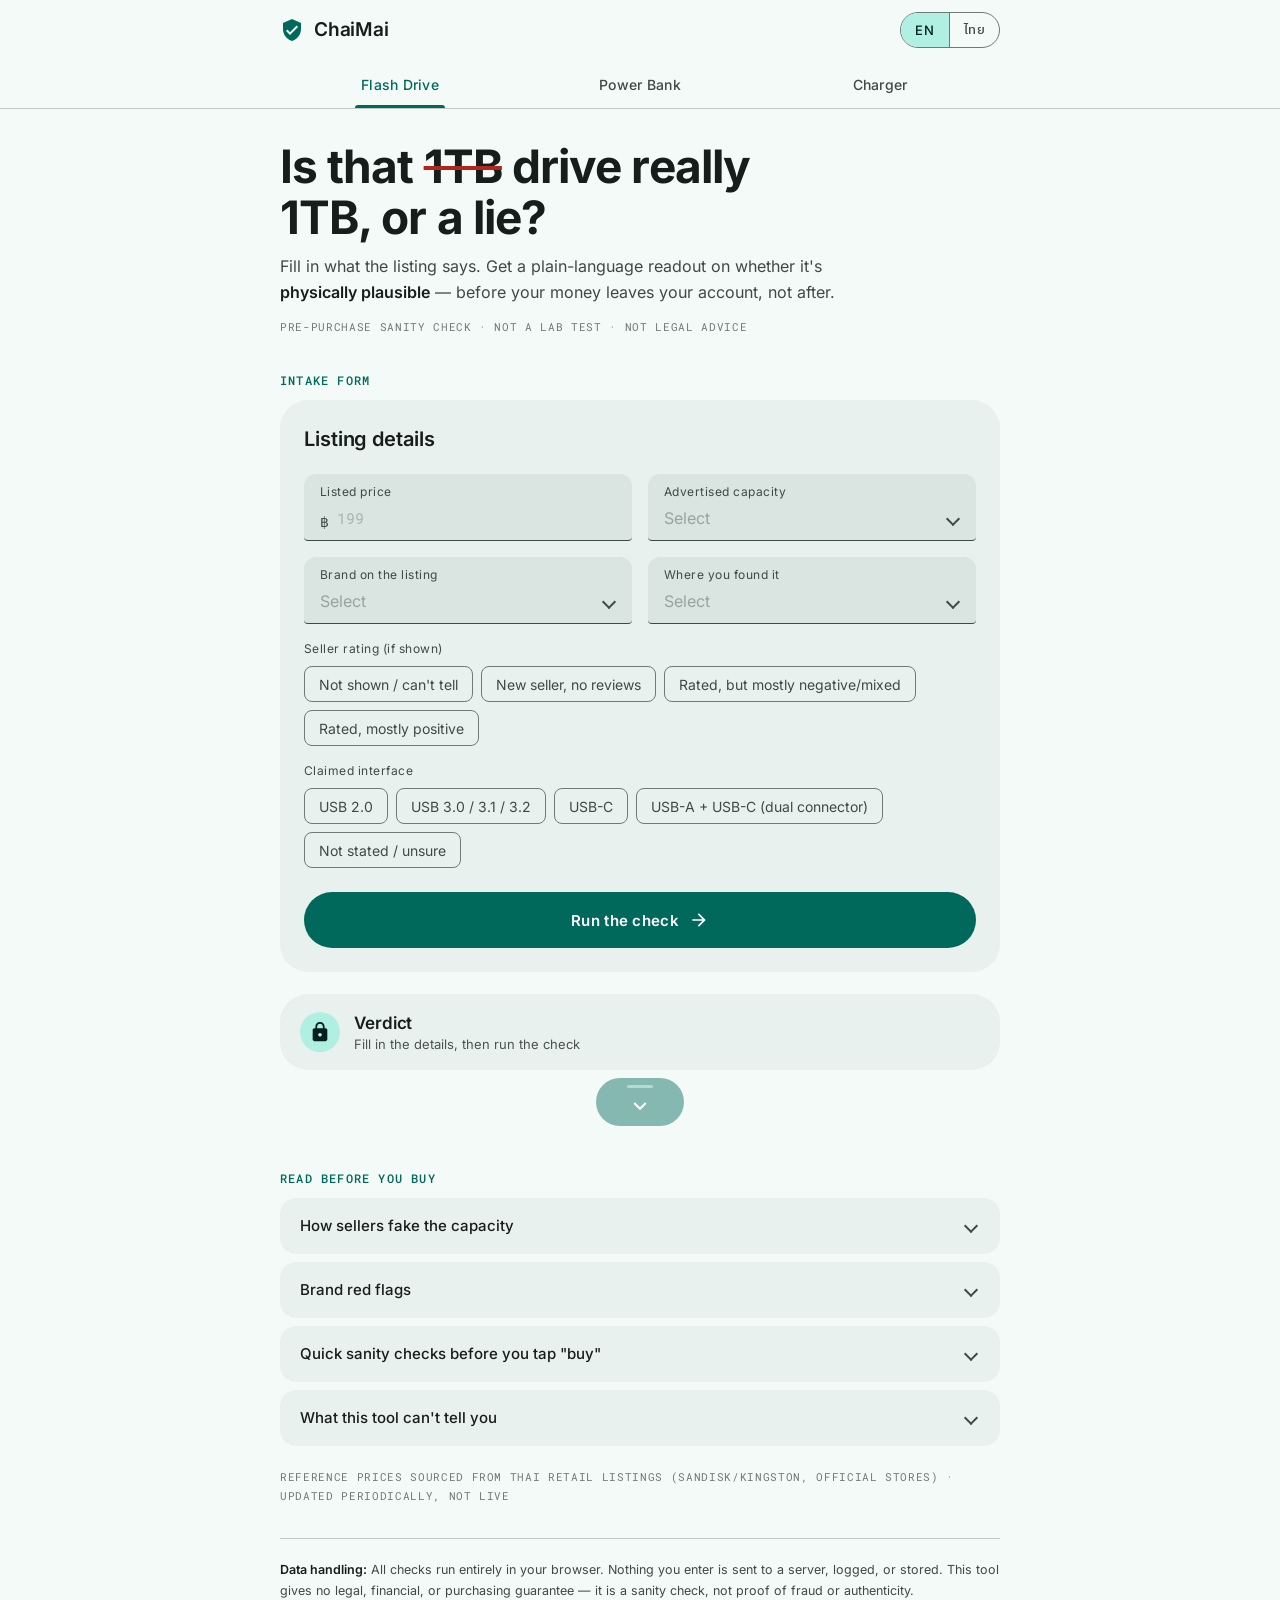
<file: web/index.html>
<!doctype html><html><head><meta charset=utf8><meta name=viewport content="width=device-width,initial-scale=1,viewport-fit=cover"><style>:root{color-scheme:light;box-sizing:border-box;padding-top:env(safe-area-inset-top,0px);padding-bottom:env(safe-area-inset-bottom,0px)}html{scroll-padding-top:env(safe-area-inset-top,0px)}body{margin:0;padding:0;font:14px -apple-system,BlinkMacSystemFont,sans-serif;background:#fff;color:#000}img{max-width:100%}[hidden]:not([hidden=until-found i]){display:none!important}</style>
<link rel="stylesheet" href="css/styles.css">
</head><body>
<title>ChaiMai</title>
<meta name="claude:viewport-fit-sides" content="cover">
<link rel="stylesheet" href="fonts/fonts.css">

<header class="top">
  <div class="gut">
    <div class="col">
      <div class="appbar">
        <div class="brand">
          <svg viewBox="0 0 24 24" aria-hidden="true"><path d="M12 1L3 5v6c0 5.55 3.84 10.74 9 12 5.16-1.26 9-6.45 9-12V5l-9-4zm-2 16l-4-4 1.41-1.41L10 14.17l6.59-6.59L18 9l-8 8z"/></svg>
          <b data-i18n="appName">ChaiMai</b>
        </div>
        <div class="seg" role="group" aria-label="Language">
          <button type="button" id="btnEn" class="active">EN</button>
          <button type="button" id="btnTh">ไทย</button>
        </div>
      </div>
      <div class="tabs" role="tablist">
        <button type="button" class="tab" role="tab" id="tabBtnUsb" data-tab="usb" aria-selected="true" aria-controls="panelUsb"><span data-i18n="tabUsb">Flash Drive</span></button>
        <button type="button" class="tab" role="tab" id="tabBtnPower" data-tab="power" aria-selected="false" aria-controls="panelPower"><span data-i18n="tabPower">Power Bank</span></button>
        <button type="button" class="tab" role="tab" id="tabBtnCharger" data-tab="charger" aria-selected="false" aria-controls="panelCharger"><span data-i18n="tabCharger">Charger</span></button>
      </div>
    </div>
  </div>
</header>

<main class="gut">
  <div class="col">
    <section class="hero">
      <h1 class="title" id="heroTitle"></h1>
      <p class="sub" id="heroSub"></p>
      <div class="caseline" data-i18n="caseline">Pre-purchase sanity check · Not a lab test · Not legal advice</div>
    </section>

    <!-- ============ FLASH DRIVE ============ -->
    <div class="panel active" id="panelUsb" role="tabpanel" aria-labelledby="tabBtnUsb">
      <div class="sec-label" data-i18n="intakeLabel">Intake form</div>
      <form class="card" id="intakeUsb" novalidate>
        <div class="card-head">
          <h2 data-i18n="cardTitleUsb">Listing details</h2>
        </div>
        <div class="grid">
          <div class="tf" id="tfPriceUsb">
            <label class="tf-label" for="priceUsb" data-i18n="lblPrice">Listed price</label>
            <div class="tf-row"><span class="tf-aff">฿</span><input type="text" data-num autocomplete="off" id="priceUsb" inputmode="none" placeholder="199"></div>
            <div class="tf-help" id="helpPriceUsb" hidden></div>
          </div>
          <div class="tf" id="tfCapacityUsb">
            <label class="tf-label" for="capacityUsb" data-i18n="lblCapacity">Advertised capacity</label>
            <div class="tf-row sel"><select id="capacityUsb"><option value="" data-i18n="selectPrompt">Select</option>
              <option value="32">32 GB</option><option value="64">64 GB</option>
              <option value="128">128 GB</option><option value="256">256 GB</option>
              <option value="512">512 GB</option><option value="1024">1 TB</option>
              <option value="2048">2 TB</option><option value="4096">4 TB</option>
              <option value="8192">8 TB</option><option value="16384">16 TB</option>
            </select></div>
            <div class="tf-help" id="helpCapacityUsb" hidden></div>
          </div>
          <div class="tf">
            <label class="tf-label" for="brandUsb" data-i18n="lblBrand">Brand on the listing</label>
            <div class="tf-row sel"><select id="brandUsb"><option value="" data-i18n="selectPrompt">Select</option>
              <option value="sandisk">SanDisk</option><option value="kingston">Kingston</option>
              <option value="samsung">Samsung</option><option value="lexar">Lexar</option>
              <option value="transcend">Transcend</option><option value="adata">ADATA</option>
              <option value="hp">HP</option><option value="sony">Sony</option><option value="toshiba">Toshiba</option>
              <option value="generic" data-i18n="brandGeneric">Generic / no-name</option>
              <option value="other" data-i18n="brandOther">Other / unlisted brand</option>
            </select></div>
          </div>
          <div class="tf">
            <label class="tf-label" for="platformUsb" data-i18n="lblPlatform">Where you found it</label>
            <div class="tf-row sel"><select id="platformUsb"></select></div>
          </div>
          <fieldset class="chips full" id="ratingUsbSet"></fieldset>
          <fieldset class="chips full" id="ifaceUsbSet"></fieldset>
        </div>
        <button type="button" class="btn"><span data-i18n="runBtn">Run the check</span><svg viewBox="0 0 24 24" aria-hidden="true" focusable="false"><path d="M12 4l-1.41 1.41L16.17 11H4v2h12.17l-5.58 5.59L12 20l8-8z"/></svg></button>
      </form>

      <div class="pull-mount" id="mountUsb"></div>

      <div class="evidence">
        <div class="sec-label" data-i18n="evidenceLabel">Case notes — read before you buy</div>
        <details><summary data-i18n="d1sum">How sellers fake the capacity</summary><div class="body" data-i18n-html="d1body"></div></details>
        <details><summary data-i18n="d2sum">Brand red flags</summary><div class="body" data-i18n-html="d2body"></div></details>
        <details><summary data-i18n="d3sum">Quick sanity checks before you tap "buy"</summary><div class="body" data-i18n-html="d3body"></div></details>
        <details><summary data-i18n="d4sum">What this tool can't tell you</summary><div class="body" data-i18n-html="d4body"></div></details>
      </div>
      <div class="kicker" data-i18n="kickerUsb"></div>
    </div>

    <!-- ============ POWER BANK ============ -->
    <div class="panel" id="panelPower" role="tabpanel" aria-labelledby="tabBtnPower" hidden>
      <div class="sec-label" data-i18n="intakeLabel">Intake form</div>
      <form class="card" id="intakePower" novalidate>
        <div class="card-head">
          <h2 data-i18n="cardTitlePower">Listing details</h2>
        </div>
        <div class="grid">
          <div class="tf" id="tfPricePower">
            <label class="tf-label" for="pricePower" data-i18n="lblPrice">Listed price</label>
            <div class="tf-row"><span class="tf-aff">฿</span><input type="text" data-num autocomplete="off" id="pricePower" inputmode="none" placeholder="299"></div>
            <div class="tf-help" id="helpPricePower" hidden></div>
          </div>
          <div class="tf" id="tfCapacityPower">
            <label class="tf-label" for="capacityPower" data-i18n="lblCapacityMah">Advertised capacity (mAh)</label>
            <div class="tf-row"><input type="text" data-num autocomplete="off" id="capacityPower" inputmode="none" placeholder="30000"><span class="tf-aff">mAh</span></div>
            <div class="tf-help" id="helpCapacityPower" hidden></div>
          </div>
          <div class="tf">
            <label class="tf-label" for="marketingWatt" data-i18n="lblMarketingW">Big bold wattage on the box/listing</label>
            <div class="tf-row"><input type="text" data-num autocomplete="off" id="marketingWatt" inputmode="none" placeholder="45"><span class="tf-aff">W</span></div>
            <div class="tf-help" data-i18n="hintMarketingW"></div>
          </div>
          <div class="tf">
            <label class="tf-label" for="regVoltage" data-i18n="lblRegLabel">Regulatory label output rating</label>
            <div class="tf-row">
              <input type="text" data-num autocomplete="off" id="regVoltage" inputmode="none" placeholder="5" aria-label="Volts">
              <span class="tf-aff">V ×</span>
              <input type="text" data-num autocomplete="off" id="regCurrent" inputmode="none" placeholder="1.8" aria-label="Amps">
              <span class="tf-aff">A</span>
              <span class="calc" id="regCalc" aria-live="polite" hidden></span>
            </div>
            <div class="tf-help" data-i18n="hintRegLabel"></div>
          </div>
          <div class="tf">
            <label class="tf-label" for="brandPower" data-i18n="lblBrand">Brand on the listing</label>
            <div class="tf-row sel"><select id="brandPower"><option value="" data-i18n="selectPrompt">Select</option>
              <option value="anker">Anker</option><option value="xiaomi">Xiaomi</option>
              <option value="baseus">Baseus</option><option value="romoss">Romoss</option>
              <option value="ugreen">UGREEN</option><option value="hp">HP</option>
              <option value="generic" data-i18n="brandGeneric">Generic / no-name</option>
              <option value="other" data-i18n="brandOther">Other / unlisted brand</option>
            </select></div>
          </div>
          <div class="tf">
            <label class="tf-label" for="platformPower" data-i18n="lblPlatform">Where you found it</label>
            <div class="tf-row sel"><select id="platformPower"></select></div>
          </div>
          <fieldset class="chips full" id="ratingPowerSet"></fieldset>
        </div>
        <button type="button" class="btn"><span data-i18n="runBtn">Run the check</span><svg viewBox="0 0 24 24" aria-hidden="true" focusable="false"><path d="M12 4l-1.41 1.41L16.17 11H4v2h12.17l-5.58 5.59L12 20l8-8z"/></svg></button>
      </form>

      <div class="pull-mount" id="mountPower"></div>

      <div class="evidence">
        <div class="sec-label" data-i18n="evidenceLabel">Case notes — read before you buy</div>
        <details><summary data-i18n="p1sum">Marketing wattage vs. the regulatory label</summary><div class="body" data-i18n-html="p1body"></div></details>
        <details><summary data-i18n="p2sum">Why the mAh number lies too</summary><div class="body" data-i18n-html="p2body"></div></details>
        <details><summary data-i18n="p3sum">Where to actually find the regulatory label</summary><div class="body" data-i18n-html="p3body"></div></details>
        <details><summary data-i18n="p4sum">What this tool can't tell you</summary><div class="body" data-i18n-html="p4body"></div></details>
      </div>
      <div class="kicker" data-i18n="kickerPower"></div>
    </div>

    <!-- ============ CHARGER ============ -->
    <div class="panel" id="panelCharger" role="tabpanel" aria-labelledby="tabBtnCharger" hidden>
      <div class="sec-label" data-i18n="intakeLabel">Intake form</div>
      <form class="card" id="intakeCharger" novalidate>
        <div class="card-head">
          <h2 data-i18n="cardTitleCharger">Listing details</h2>
        </div>
        <div class="grid">
          <div class="tf" id="tfPriceCharger">
            <label class="tf-label" for="priceCharger" data-i18n="lblPrice">Listed price</label>
            <div class="tf-row"><span class="tf-aff">฿</span><input type="text" data-num autocomplete="off" id="priceCharger" inputmode="none" placeholder="590"></div>
            <div class="tf-help" id="helpPriceCharger" hidden></div>
          </div>
          <div class="tf" id="tfWattCharger">
            <label class="tf-label" for="wattCharger" data-i18n="lblMarketingW">Big bold wattage on the box/listing</label>
            <div class="tf-row"><input type="text" data-num autocomplete="off" id="wattCharger" inputmode="none" placeholder="65"><span class="tf-aff">W</span></div>
            <div class="tf-help" id="helpWattCharger" data-i18n="hintMarketingWc"></div>
          </div>
          <div class="tf">
            <label class="tf-label" for="regVoltageC" data-i18n="lblRegMax">Highest output step on the label</label>
            <div class="tf-row">
              <input type="text" data-num autocomplete="off" id="regVoltageC" inputmode="none" placeholder="20" aria-label="Volts">
              <span class="tf-aff">V ×</span>
              <input type="text" data-num autocomplete="off" id="regCurrentC" inputmode="none" placeholder="3.25" aria-label="Amps">
              <span class="tf-aff">A</span>
              <span class="calc" id="regCalcC" aria-live="polite" hidden></span>
            </div>
            <div class="tf-help" data-i18n="hintRegMax"></div>
          </div>
          <div class="tf">
            <label class="tf-label" for="weightCharger" data-i18n="lblWeight">Weight (optional)</label>
            <div class="tf-row"><input type="text" data-num autocomplete="off" id="weightCharger" inputmode="none" placeholder="110"><span class="tf-aff">g</span></div>
            <div class="tf-help" data-i18n="hintWeight"></div>
          </div>
          <div class="tf">
            <label class="tf-label" for="brandCharger" data-i18n="lblBrand">Brand on the listing</label>
            <div class="tf-row sel"><select id="brandCharger"><option value="" data-i18n="selectPrompt">Select</option>
              <option value="apple">Apple</option><option value="samsung">Samsung</option>
              <option value="anker">Anker</option><option value="baseus">Baseus</option>
              <option value="ugreen">UGREEN</option><option value="xiaomi">Xiaomi</option>
              <option value="belkin">Belkin</option>
              <option value="generic" data-i18n="brandGeneric">Generic / no-name</option>
              <option value="other" data-i18n="brandOther">Other / unlisted brand</option>
            </select></div>
          </div>
          <div class="tf">
            <label class="tf-label" for="platformCharger" data-i18n="lblPlatform">Where you found it</label>
            <div class="tf-row sel"><select id="platformCharger"></select></div>
          </div>
          <fieldset class="chips full" id="stepsChargerSet"></fieldset>
          <fieldset class="chips full" id="ratingChargerSet"></fieldset>
        </div>
        <button type="button" class="btn"><span data-i18n="runBtn">Run the check</span><svg viewBox="0 0 24 24" aria-hidden="true" focusable="false"><path d="M12 4l-1.41 1.41L16.17 11H4v2h12.17l-5.58 5.59L12 20l8-8z"/></svg></button>
      </form>

      <div class="pull-mount" id="mountCharger"></div>

      <div class="evidence">
        <div class="sec-label" data-i18n="evidenceLabel">Read before you buy</div>
        <details><summary data-i18n="c1sum"></summary><div class="body" data-i18n-html="c1body"></div></details>
        <details><summary data-i18n="c2sum"></summary><div class="body" data-i18n-html="c2body"></div></details>
        <details><summary data-i18n="c3sum"></summary><div class="body" data-i18n-html="c3body"></div></details>
        <details><summary data-i18n="c4sum"></summary><div class="body" data-i18n-html="c4body"></div></details>
      </div>
      <div class="kicker" data-i18n="kickerCharger"></div>
    </div>

    <footer data-i18n-html="footerBody"></footer>
  </div>
</main>



<div id="keypad" class="keypad" role="group" aria-label="Number keypad" aria-hidden="true">
  <button type="button" class="kp-key" data-k="1">1</button>
  <button type="button" class="kp-key" data-k="2">2</button>
  <button type="button" class="kp-key" data-k="3">3</button>
  <button type="button" class="kp-key kp-fn" data-k="del" aria-label="Backspace"><svg viewBox="0 0 24 24" aria-hidden="true"><path d="M22 3H7c-.69 0-1.23.35-1.59.88L0 12l5.41 8.11c.36.53.9.89 1.59.89h15c1.1 0 2-.9 2-2V5c0-1.1-.9-2-2-2zm-3 12.59L17.59 17 14 13.41 10.41 17 9 15.59 12.59 12 9 8.41 10.41 7 14 10.59 17.59 7 19 8.41 15.41 12 19 15.59z"/></svg></button>
  <button type="button" class="kp-key" data-k="4">4</button>
  <button type="button" class="kp-key" data-k="5">5</button>
  <button type="button" class="kp-key" data-k="6">6</button>
  <button type="button" class="kp-key kp-go" data-k="next"><span id="kpNext" data-i18n="kpNext">Next</span><span id="kpDone" data-i18n="kpDone" hidden>Done</span></button>
  <button type="button" class="kp-key" data-k="7">7</button>
  <button type="button" class="kp-key" data-k="8">8</button>
  <button type="button" class="kp-key" data-k="9">9</button>
  <button type="button" class="kp-key" data-k=".">.</button>
  <button type="button" class="kp-key" data-k="0">0</button>
  <button type="button" class="kp-key" data-k="00">00</button>
</div>

<script src="js/i18n.js"></script>
<script src="js/prices.js"></script>
<script src="js/app.js"></script>
<script src="js/keypad.js"></script>
<script src="js/tabs.js"></script>

</body></html>
</file>
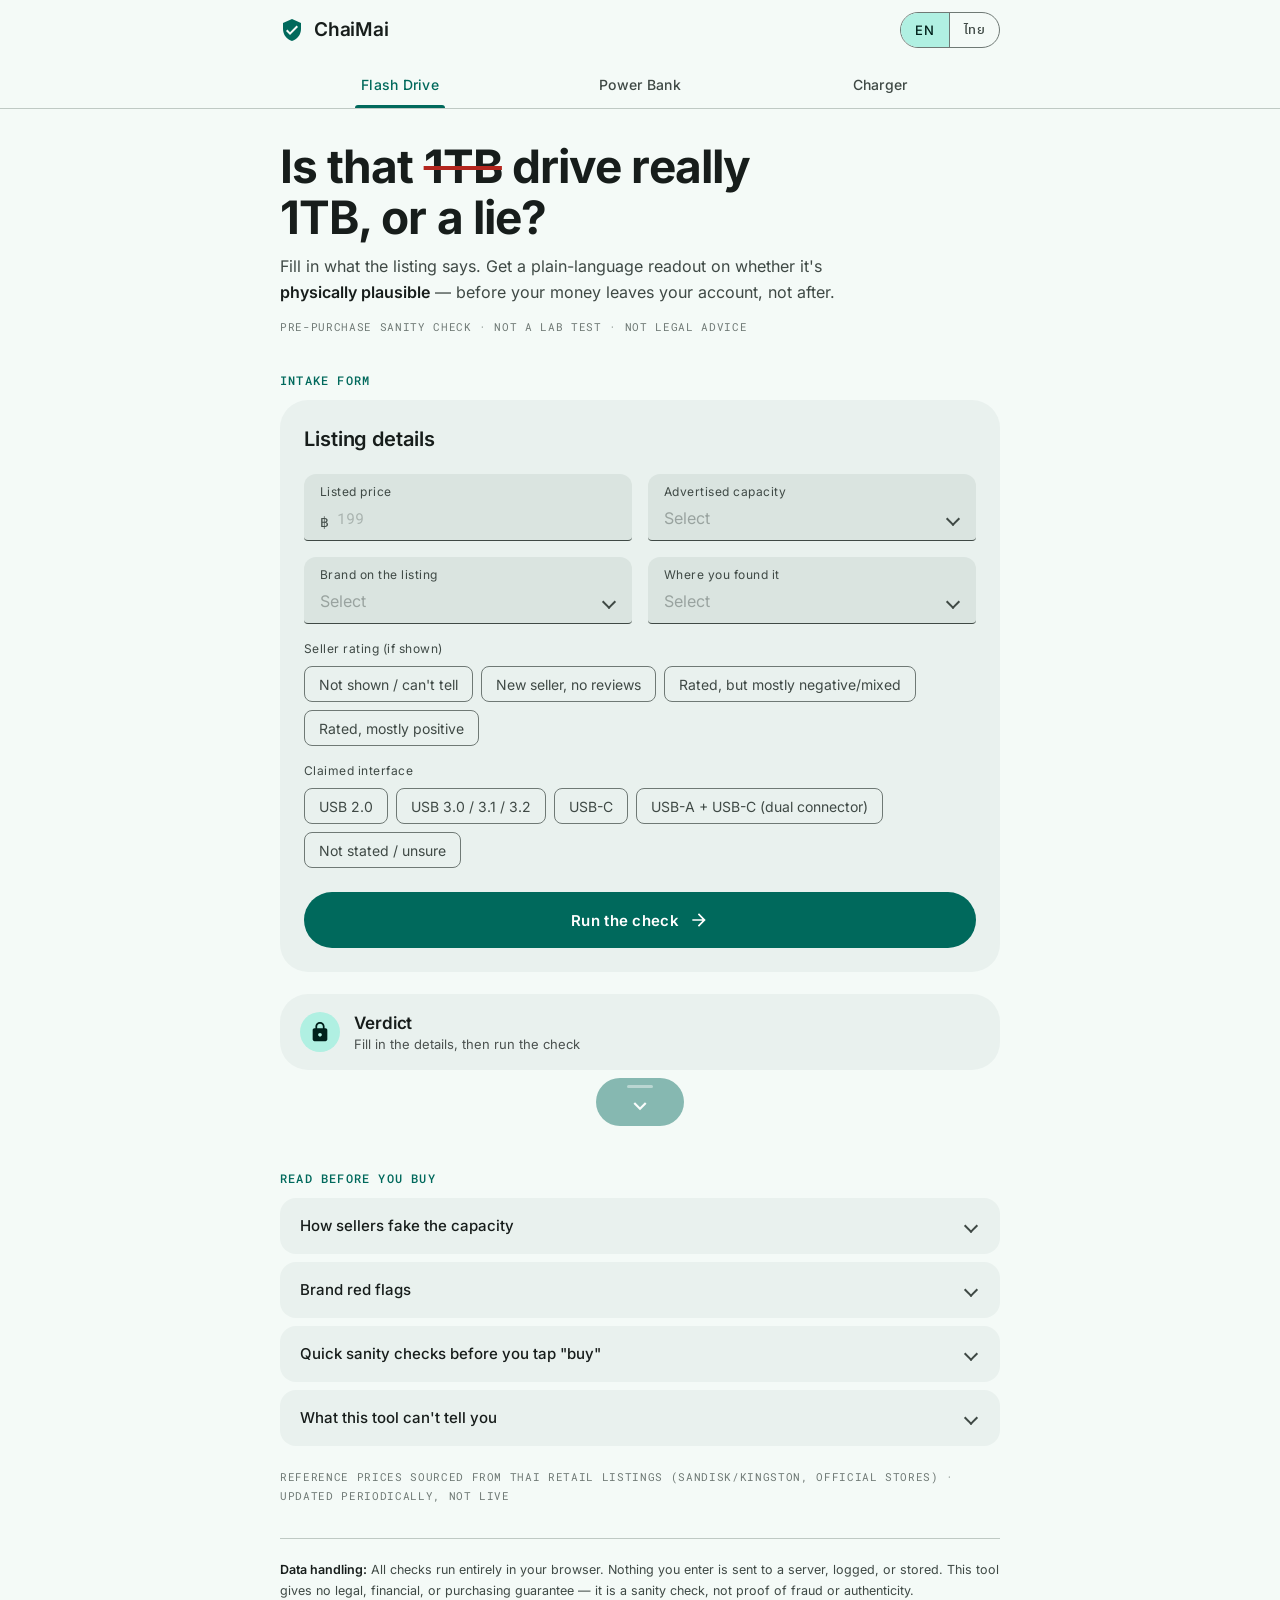
<file: app/web/index.html>
<!doctype html><html><head><meta charset=utf8><meta name=viewport content="width=device-width,initial-scale=1,viewport-fit=cover"><style>:root{color-scheme:light;box-sizing:border-box;padding-top:env(safe-area-inset-top,0px);padding-bottom:env(safe-area-inset-bottom,0px)}html{scroll-padding-top:env(safe-area-inset-top,0px)}body{margin:0;padding:0;font:14px -apple-system,BlinkMacSystemFont,sans-serif;background:#fff;color:#000}img{max-width:100%}[hidden]:not([hidden=until-found i]){display:none!important}</style>
<link rel="stylesheet" href="css/styles.css">
</head><body>
<title>ChaiMai</title>
<meta name="claude:viewport-fit-sides" content="cover">
<link rel="stylesheet" href="fonts/fonts.css">

<header class="top">
  <div class="gut">
    <div class="col">
      <div class="appbar">
        <div class="brand">
          <svg viewBox="0 0 24 24" aria-hidden="true"><path d="M12 1L3 5v6c0 5.55 3.84 10.74 9 12 5.16-1.26 9-6.45 9-12V5l-9-4zm-2 16l-4-4 1.41-1.41L10 14.17l6.59-6.59L18 9l-8 8z"/></svg>
          <b data-i18n="appName">ChaiMai</b>
        </div>
        <div class="seg" role="group" aria-label="Language">
          <button type="button" id="btnEn" class="active">EN</button>
          <button type="button" id="btnTh">ไทย</button>
        </div>
      </div>
      <div class="tabs" role="tablist">
        <button type="button" class="tab" role="tab" id="tabBtnUsb" data-tab="usb" aria-selected="true" aria-controls="panelUsb"><span data-i18n="tabUsb">Flash Drive</span></button>
        <button type="button" class="tab" role="tab" id="tabBtnPower" data-tab="power" aria-selected="false" aria-controls="panelPower"><span data-i18n="tabPower">Power Bank</span></button>
        <button type="button" class="tab" role="tab" id="tabBtnCharger" data-tab="charger" aria-selected="false" aria-controls="panelCharger"><span data-i18n="tabCharger">Charger</span></button>
      </div>
    </div>
  </div>
</header>

<main class="gut">
  <div class="col">
    <section class="hero">
      <h1 class="title" id="heroTitle"></h1>
      <p class="sub" id="heroSub"></p>
      <div class="caseline" data-i18n="caseline">Pre-purchase sanity check · Not a lab test · Not legal advice</div>
    </section>

    <!-- ============ FLASH DRIVE ============ -->
    <div class="panel active" id="panelUsb" role="tabpanel" aria-labelledby="tabBtnUsb">
      <div class="sec-label" data-i18n="intakeLabel">Intake form</div>
      <form class="card" id="intakeUsb" novalidate>
        <div class="card-head">
          <h2 data-i18n="cardTitleUsb">Listing details</h2>
        </div>
        <div class="grid">
          <div class="tf" id="tfPriceUsb">
            <label class="tf-label" for="priceUsb" data-i18n="lblPrice">Listed price</label>
            <div class="tf-row"><span class="tf-aff">฿</span><input type="text" data-num autocomplete="off" id="priceUsb" inputmode="none" placeholder="199"></div>
            <div class="tf-help" id="helpPriceUsb" hidden></div>
          </div>
          <div class="tf" id="tfCapacityUsb">
            <label class="tf-label" for="capacityUsb" data-i18n="lblCapacity">Advertised capacity</label>
            <div class="tf-row sel"><select id="capacityUsb"><option value="" data-i18n="selectPrompt">Select</option>
              <option value="32">32 GB</option><option value="64">64 GB</option>
              <option value="128">128 GB</option><option value="256">256 GB</option>
              <option value="512">512 GB</option><option value="1024">1 TB</option>
              <option value="2048">2 TB</option><option value="4096">4 TB</option>
              <option value="8192">8 TB</option><option value="16384">16 TB</option>
            </select></div>
            <div class="tf-help" id="helpCapacityUsb" hidden></div>
          </div>
          <div class="tf">
            <label class="tf-label" for="brandUsb" data-i18n="lblBrand">Brand on the listing</label>
            <div class="tf-row sel"><select id="brandUsb"><option value="" data-i18n="selectPrompt">Select</option>
              <option value="sandisk">SanDisk</option><option value="kingston">Kingston</option>
              <option value="samsung">Samsung</option><option value="lexar">Lexar</option>
              <option value="transcend">Transcend</option><option value="adata">ADATA</option>
              <option value="hp">HP</option><option value="sony">Sony</option><option value="toshiba">Toshiba</option>
              <option value="generic" data-i18n="brandGeneric">Generic / no-name</option>
              <option value="other" data-i18n="brandOther">Other / unlisted brand</option>
            </select></div>
          </div>
          <div class="tf">
            <label class="tf-label" for="platformUsb" data-i18n="lblPlatform">Where you found it</label>
            <div class="tf-row sel"><select id="platformUsb"></select></div>
          </div>
          <fieldset class="chips full" id="ratingUsbSet"></fieldset>
          <fieldset class="chips full" id="ifaceUsbSet"></fieldset>
        </div>
        <button type="button" class="btn"><span data-i18n="runBtn">Run the check</span><svg viewBox="0 0 24 24" aria-hidden="true" focusable="false"><path d="M12 4l-1.41 1.41L16.17 11H4v2h12.17l-5.58 5.59L12 20l8-8z"/></svg></button>
      </form>

      <div class="pull-mount" id="mountUsb"></div>

      <div class="evidence">
        <div class="sec-label" data-i18n="evidenceLabel">Case notes — read before you buy</div>
        <details><summary data-i18n="d1sum">How sellers fake the capacity</summary><div class="body" data-i18n-html="d1body"></div></details>
        <details><summary data-i18n="d2sum">Brand red flags</summary><div class="body" data-i18n-html="d2body"></div></details>
        <details><summary data-i18n="d3sum">Quick sanity checks before you tap "buy"</summary><div class="body" data-i18n-html="d3body"></div></details>
        <details><summary data-i18n="d4sum">What this tool can't tell you</summary><div class="body" data-i18n-html="d4body"></div></details>
      </div>
      <div class="kicker" data-i18n="kickerUsb"></div>
    </div>

    <!-- ============ POWER BANK ============ -->
    <div class="panel" id="panelPower" role="tabpanel" aria-labelledby="tabBtnPower" hidden>
      <div class="sec-label" data-i18n="intakeLabel">Intake form</div>
      <form class="card" id="intakePower" novalidate>
        <div class="card-head">
          <h2 data-i18n="cardTitlePower">Listing details</h2>
        </div>
        <div class="grid">
          <div class="tf" id="tfPricePower">
            <label class="tf-label" for="pricePower" data-i18n="lblPrice">Listed price</label>
            <div class="tf-row"><span class="tf-aff">฿</span><input type="text" data-num autocomplete="off" id="pricePower" inputmode="none" placeholder="299"></div>
            <div class="tf-help" id="helpPricePower" hidden></div>
          </div>
          <div class="tf" id="tfCapacityPower">
            <label class="tf-label" for="capacityPower" data-i18n="lblCapacityMah">Advertised capacity (mAh)</label>
            <div class="tf-row"><input type="text" data-num autocomplete="off" id="capacityPower" inputmode="none" placeholder="30000"><span class="tf-aff">mAh</span></div>
            <div class="tf-help" id="helpCapacityPower" hidden></div>
          </div>
          <div class="tf">
            <label class="tf-label" for="marketingWatt" data-i18n="lblMarketingW">Big bold wattage on the box/listing</label>
            <div class="tf-row"><input type="text" data-num autocomplete="off" id="marketingWatt" inputmode="none" placeholder="45"><span class="tf-aff">W</span></div>
            <div class="tf-help" data-i18n="hintMarketingW"></div>
          </div>
          <div class="tf">
            <label class="tf-label" for="regVoltage" data-i18n="lblRegLabel">Regulatory label output rating</label>
            <div class="tf-row">
              <input type="text" data-num autocomplete="off" id="regVoltage" inputmode="none" placeholder="5" aria-label="Volts">
              <span class="tf-aff">V ×</span>
              <input type="text" data-num autocomplete="off" id="regCurrent" inputmode="none" placeholder="1.8" aria-label="Amps">
              <span class="tf-aff">A</span>
              <span class="calc" id="regCalc" aria-live="polite" hidden></span>
            </div>
            <div class="tf-help" data-i18n="hintRegLabel"></div>
          </div>
          <div class="tf">
            <label class="tf-label" for="brandPower" data-i18n="lblBrand">Brand on the listing</label>
            <div class="tf-row sel"><select id="brandPower"><option value="" data-i18n="selectPrompt">Select</option>
              <option value="anker">Anker</option><option value="xiaomi">Xiaomi</option>
              <option value="baseus">Baseus</option><option value="romoss">Romoss</option>
              <option value="ugreen">UGREEN</option><option value="hp">HP</option>
              <option value="generic" data-i18n="brandGeneric">Generic / no-name</option>
              <option value="other" data-i18n="brandOther">Other / unlisted brand</option>
            </select></div>
          </div>
          <div class="tf">
            <label class="tf-label" for="platformPower" data-i18n="lblPlatform">Where you found it</label>
            <div class="tf-row sel"><select id="platformPower"></select></div>
          </div>
          <fieldset class="chips full" id="ratingPowerSet"></fieldset>
        </div>
        <button type="button" class="btn"><span data-i18n="runBtn">Run the check</span><svg viewBox="0 0 24 24" aria-hidden="true" focusable="false"><path d="M12 4l-1.41 1.41L16.17 11H4v2h12.17l-5.58 5.59L12 20l8-8z"/></svg></button>
      </form>

      <div class="pull-mount" id="mountPower"></div>

      <div class="evidence">
        <div class="sec-label" data-i18n="evidenceLabel">Case notes — read before you buy</div>
        <details><summary data-i18n="p1sum">Marketing wattage vs. the regulatory label</summary><div class="body" data-i18n-html="p1body"></div></details>
        <details><summary data-i18n="p2sum">Why the mAh number lies too</summary><div class="body" data-i18n-html="p2body"></div></details>
        <details><summary data-i18n="p3sum">Where to actually find the regulatory label</summary><div class="body" data-i18n-html="p3body"></div></details>
        <details><summary data-i18n="p4sum">What this tool can't tell you</summary><div class="body" data-i18n-html="p4body"></div></details>
      </div>
      <div class="kicker" data-i18n="kickerPower"></div>
    </div>

    <!-- ============ CHARGER ============ -->
    <div class="panel" id="panelCharger" role="tabpanel" aria-labelledby="tabBtnCharger" hidden>
      <div class="sec-label" data-i18n="intakeLabel">Intake form</div>
      <form class="card" id="intakeCharger" novalidate>
        <div class="card-head">
          <h2 data-i18n="cardTitleCharger">Listing details</h2>
        </div>
        <div class="grid">
          <div class="tf" id="tfPriceCharger">
            <label class="tf-label" for="priceCharger" data-i18n="lblPrice">Listed price</label>
            <div class="tf-row"><span class="tf-aff">฿</span><input type="text" data-num autocomplete="off" id="priceCharger" inputmode="none" placeholder="590"></div>
            <div class="tf-help" id="helpPriceCharger" hidden></div>
          </div>
          <div class="tf" id="tfWattCharger">
            <label class="tf-label" for="wattCharger" data-i18n="lblMarketingW">Big bold wattage on the box/listing</label>
            <div class="tf-row"><input type="text" data-num autocomplete="off" id="wattCharger" inputmode="none" placeholder="65"><span class="tf-aff">W</span></div>
            <div class="tf-help" id="helpWattCharger" data-i18n="hintMarketingWc"></div>
          </div>
          <div class="tf">
            <label class="tf-label" for="regVoltageC" data-i18n="lblRegMax">Highest output step on the label</label>
            <div class="tf-row">
              <input type="text" data-num autocomplete="off" id="regVoltageC" inputmode="none" placeholder="20" aria-label="Volts">
              <span class="tf-aff">V ×</span>
              <input type="text" data-num autocomplete="off" id="regCurrentC" inputmode="none" placeholder="3.25" aria-label="Amps">
              <span class="tf-aff">A</span>
              <span class="calc" id="regCalcC" aria-live="polite" hidden></span>
            </div>
            <div class="tf-help" data-i18n="hintRegMax"></div>
          </div>
          <div class="tf">
            <label class="tf-label" for="weightCharger" data-i18n="lblWeight">Weight (optional)</label>
            <div class="tf-row"><input type="text" data-num autocomplete="off" id="weightCharger" inputmode="none" placeholder="110"><span class="tf-aff">g</span></div>
            <div class="tf-help" data-i18n="hintWeight"></div>
          </div>
          <div class="tf">
            <label class="tf-label" for="brandCharger" data-i18n="lblBrand">Brand on the listing</label>
            <div class="tf-row sel"><select id="brandCharger"><option value="" data-i18n="selectPrompt">Select</option>
              <option value="apple">Apple</option><option value="samsung">Samsung</option>
              <option value="anker">Anker</option><option value="baseus">Baseus</option>
              <option value="ugreen">UGREEN</option><option value="xiaomi">Xiaomi</option>
              <option value="belkin">Belkin</option>
              <option value="generic" data-i18n="brandGeneric">Generic / no-name</option>
              <option value="other" data-i18n="brandOther">Other / unlisted brand</option>
            </select></div>
          </div>
          <div class="tf">
            <label class="tf-label" for="platformCharger" data-i18n="lblPlatform">Where you found it</label>
            <div class="tf-row sel"><select id="platformCharger"></select></div>
          </div>
          <fieldset class="chips full" id="stepsChargerSet"></fieldset>
          <fieldset class="chips full" id="ratingChargerSet"></fieldset>
        </div>
        <button type="button" class="btn"><span data-i18n="runBtn">Run the check</span><svg viewBox="0 0 24 24" aria-hidden="true" focusable="false"><path d="M12 4l-1.41 1.41L16.17 11H4v2h12.17l-5.58 5.59L12 20l8-8z"/></svg></button>
      </form>

      <div class="pull-mount" id="mountCharger"></div>

      <div class="evidence">
        <div class="sec-label" data-i18n="evidenceLabel">Read before you buy</div>
        <details><summary data-i18n="c1sum"></summary><div class="body" data-i18n-html="c1body"></div></details>
        <details><summary data-i18n="c2sum"></summary><div class="body" data-i18n-html="c2body"></div></details>
        <details><summary data-i18n="c3sum"></summary><div class="body" data-i18n-html="c3body"></div></details>
        <details><summary data-i18n="c4sum"></summary><div class="body" data-i18n-html="c4body"></div></details>
      </div>
      <div class="kicker" data-i18n="kickerCharger"></div>
    </div>

    <footer data-i18n-html="footerBody"></footer>
  </div>
</main>



<div id="keypad" class="keypad" role="group" aria-label="Number keypad" hidden>
  <button type="button" class="kp-key" data-k="1">1</button>
  <button type="button" class="kp-key" data-k="2">2</button>
  <button type="button" class="kp-key" data-k="3">3</button>
  <button type="button" class="kp-key kp-fn" data-k="del" aria-label="Backspace"><svg viewBox="0 0 24 24" aria-hidden="true"><path d="M22 3H7c-.69 0-1.23.35-1.59.88L0 12l5.41 8.11c.36.53.9.89 1.59.89h15c1.1 0 2-.9 2-2V5c0-1.1-.9-2-2-2zm-3 12.59L17.59 17 14 13.41 10.41 17 9 15.59 12.59 12 9 8.41 10.41 7 14 10.59 17.59 7 19 8.41 15.41 12 19 15.59z"/></svg></button>
  <button type="button" class="kp-key" data-k="4">4</button>
  <button type="button" class="kp-key" data-k="5">5</button>
  <button type="button" class="kp-key" data-k="6">6</button>
  <button type="button" class="kp-key kp-go" data-k="next"><span id="kpNext" data-i18n="kpNext">Next</span><span id="kpDone" data-i18n="kpDone" hidden>Done</span></button>
  <button type="button" class="kp-key" data-k="7">7</button>
  <button type="button" class="kp-key" data-k="8">8</button>
  <button type="button" class="kp-key" data-k="9">9</button>
  <button type="button" class="kp-key" data-k=".">.</button>
  <button type="button" class="kp-key" data-k="0">0</button>
  <button type="button" class="kp-key" data-k="00">00</button>
</div>

<script src="js/i18n.js"></script>
<script src="js/prices.js"></script>
<script src="js/app.js"></script>
<script src="js/keypad.js"></script>

</body></html>
</file>
<file: web/css/styles.css>
/* Layout: sticky app bar + primary tabs, left-aligned hero, tonal form card,
     and a sealed verdict drawer that unrolls when its pull tab is dragged down. */
  :root{
    --bg:#F4FAF7; --surf:#E9F1EE; --surf-hi:#DAE4E0;
    --on:#171D1B; --on-v:#3F4945; --outline:#6F7975; --outline-v:#BFC9C4;
    --pri:#00695C; --on-pri:#FFFFFF; --pri-c:#B0F0E2; --on-pri-c:#00201B;
    --bad:#B3261E; --bad-on:#FFFFFF; --bad-c:#FFDAD6; --on-bad-c:#410002;
    --warn:#8A5100; --warn-on:#FFFFFF; --warn-c:#FFDDB3; --on-warn-c:#2C1600;
    --ok:#1B6C37; --ok-on:#FFFFFF; --ok-c:#BFF0C9; --on-ok-c:#00210B;
    --glass:rgba(255,255,255,.58); --glass-2:rgba(0,0,0,.09); --menu:#FBFDFC;
    --f-body:'Inter','IBM Plex Sans Thai',system-ui,-apple-system,'Segoe UI',sans-serif;
    --f-mono:'Roboto Mono',ui-monospace,Menlo,monospace;
    --ease:cubic-bezier(.2,0,0,1);
  }
  @media (prefers-color-scheme: dark){
    :root:not([data-theme="light"]){
      --bg:#0E1513; --surf:#18201E; --surf-hi:#262E2C;
      --on:#DEE4E1; --on-v:#BFC9C4; --outline:#89938F; --outline-v:#3F4945;
      --pri:#7FD6C8; --on-pri:#003731; --pri-c:#005047; --on-pri-c:#A0F2E3;
      --bad:#FFB4AB; --bad-on:#690005; --bad-c:#7A1B14; --on-bad-c:#FFDAD6;
      --warn:#F2BE6B; --warn-on:#472B00; --warn-c:#5A3700; --on-warn-c:#FFDDB3;
      --ok:#8DD9A0; --ok-on:#00391A; --ok-c:#0F4D26; --on-ok-c:#BFF0C9;
      --glass:rgba(0,0,0,.28); --glass-2:rgba(255,255,255,.12); --menu:#2A3331;
      color-scheme:dark;
    }
  }
  :root[data-theme="dark"]{
    --bg:#0E1513; --surf:#18201E; --surf-hi:#262E2C;
    --on:#DEE4E1; --on-v:#BFC9C4; --outline:#89938F; --outline-v:#3F4945;
    --pri:#7FD6C8; --on-pri:#003731; --pri-c:#005047; --on-pri-c:#A0F2E3;
    --bad:#FFB4AB; --bad-on:#690005; --bad-c:#7A1B14; --on-bad-c:#FFDAD6;
    --warn:#F2BE6B; --warn-on:#472B00; --warn-c:#5A3700; --on-warn-c:#FFDDB3;
    --ok:#8DD9A0; --ok-on:#00391A; --ok-c:#0F4D26; --on-ok-c:#BFF0C9;
    --glass:rgba(0,0,0,.28); --glass-2:rgba(255,255,255,.12); --menu:#2A3331;
    color-scheme:dark;
  }

  *{box-sizing:border-box;}
  body{
    background:var(--bg); color:var(--on);
    font-family:var(--f-body); font-size:15px; line-height:1.5;
    -webkit-font-smoothing:antialiased; min-height:100%;
  }
  body.lang-th{ font-family:'Inter','IBM Plex Sans Thai',system-ui,sans-serif; }
  body::before{
    content:""; position:fixed; inset:0 0 auto; height:env(safe-area-inset-top,0px);
    z-index:10; background:var(--bg);
  }
  .gut{
    padding-left:max(16px,env(safe-area-inset-left,0px));
    padding-right:max(16px,env(safe-area-inset-right,0px));
  }
  .col{ width:100%; max-width:720px; margin:0 auto; }
  button{ font-family:inherit; }
  :focus-visible{ outline:2px solid var(--pri); outline-offset:2px; }

  /* ---------- header ---------- */
  .top{
    position:sticky; top:env(safe-area-inset-top,0px); z-index:20;
    background:var(--bg); border-bottom:1px solid var(--outline-v);
  }
  .appbar{ display:flex; align-items:center; justify-content:space-between; gap:12px; height:60px; }
  .brand{ display:flex; align-items:center; gap:10px; min-width:0; }
  .brand svg{ width:24px; height:24px; fill:var(--pri); flex:none; }
  .brand b{ font-size:19px; font-weight:600; letter-spacing:-.01em; white-space:nowrap; overflow:hidden; text-overflow:ellipsis; }
  .seg{ display:flex; flex:none; border:1px solid var(--outline); border-radius:20px; overflow:hidden; }
  .seg button{
    border:0; background:transparent; color:var(--on-v); cursor:pointer;
    height:34px; min-width:48px; padding:0 14px; font-size:13px; font-weight:500; letter-spacing:.03em;
    transition:background .2s,color .2s;
  }
  .seg button + button{ border-left:1px solid var(--outline); }
  .seg button.active{ background:var(--pri-c); color:var(--on-pri-c); }
  .tabs{ display:flex; position:relative; }
  .tab{
    flex:1; height:48px; border:0; background:none; padding:0; cursor:pointer;
    color:var(--on-v); font-size:14px; font-weight:500; letter-spacing:.02em;
    display:flex; justify-content:center; align-items:stretch;
  }
  .tab span{ position:relative; display:flex; align-items:center; padding:0 6px; }
  .tab[aria-selected="true"]{ color:var(--pri); }
  .tab-ind{
    position:absolute; left:0; bottom:0; height:3px; width:0; border-radius:3px 3px 0 0; background:var(--pri);
    transition:transform .34s var(--ease), width .34s var(--ease); will-change:transform,width; pointer-events:none;
  }

  /* ---------- hero ---------- */
  .hero{ padding-block:32px 4px; }
  h1.title{
    font-size:clamp(30px,7.4vw,46px); line-height:1.1; font-weight:700; letter-spacing:-.02em;
    margin:0 0 12px; text-wrap:balance;
  }
  body.lang-th h1.title{ letter-spacing:0; line-height:1.3; }
  h1.title .strike{ text-decoration:line-through; text-decoration-color:var(--bad); text-decoration-thickness:.09em; }
  p.sub{ margin:0; max-width:56ch; color:var(--on-v); font-size:16px; line-height:1.6; }
  p.sub b{ color:var(--on); font-weight:600; }
  .caseline{ margin-top:14px; font:400 11px var(--f-mono); letter-spacing:.06em; color:var(--outline); text-transform:uppercase; }

  .sec-label{
    font:500 12px var(--f-mono); letter-spacing:.1em; text-transform:uppercase; color:var(--pri);
    margin:34px 0 12px;
  }
  @keyframes fade{ from{opacity:0; transform:translateY(8px);} to{opacity:1; transform:none;} }

  /* ---------- form ---------- */
  .card{ background:var(--surf); border-radius:28px; padding:24px; }
  .card-head{ display:flex; justify-content:space-between; align-items:center; gap:10px 14px; flex-wrap:wrap; margin-bottom:20px; }
  .card-head h2{ margin:0; font-size:20px; font-weight:600; letter-spacing:-.005em; }
  .grid{ display:grid; grid-template-columns:repeat(2,minmax(0,1fr)); gap:16px; }
  .full{ grid-column:1 / -1; }
  @media (max-width:560px){ .grid{ grid-template-columns:minmax(0,1fr); } .card{ padding:20px 16px; } }

  .tf{
    position:relative; display:flex; flex-direction:column; gap:1px; min-width:0;
    background:var(--surf-hi); border-radius:12px 12px 4px 4px; padding:9px 16px 0;
    border-bottom:1px solid var(--on-v); transition:background .2s;
  }
  .tf::after{
    content:""; position:absolute; left:0; right:0; bottom:-1px; height:2px; background:var(--pri);
    transform:scaleX(0); transition:transform .25s var(--ease);
  }
  .tf:focus-within::after{ transform:scaleX(1); }
  .tf-label{ font-size:12px; letter-spacing:.04em; color:var(--on-v); transition:color .2s; }
  .tf:focus-within .tf-label{ color:var(--pri); }
  .tf-row{ display:flex; align-items:center; gap:8px; min-height:38px; }
  .tf-aff{ font-family:var(--f-mono); color:var(--on-v); font-size:14px; flex:none; }
  .tf input, .tf select{
    font:inherit; font-size:16px; color:var(--on); background:transparent; border:0; outline:0; border-radius:0;
    width:100%; min-width:0; padding:4px 0 10px; appearance:none; -webkit-appearance:none;
  }
  .tf input[type=number]{ -moz-appearance:textfield; font-family:var(--f-mono); font-size:15px; }
  .tf input::-webkit-outer-spin-button, .tf input::-webkit-inner-spin-button{ -webkit-appearance:none; margin:0; }
  .tf input::placeholder{ color:var(--outline); opacity:.45; transition:opacity .18s; }
  .tf input:focus::placeholder{ opacity:0; }
  .dd-btn.is-empty{ color:var(--outline); opacity:.6; }
  .sel{ position:relative; }
  .sel::after{
    content:""; position:absolute; right:2px; top:50%; width:8px; height:8px; margin-top:-7px;
    border-right:2px solid var(--on-v); border-bottom:2px solid var(--on-v);
    transform:rotate(45deg); pointer-events:none; transition:transform .3s var(--ease), margin-top .3s var(--ease);
  }
  .sel select{ padding-right:26px; text-overflow:ellipsis; }
  .sel.open::after{ transform:rotate(225deg); margin-top:-1px; }
  .sel select.native{ position:absolute; width:1px; height:1px; opacity:0; pointer-events:none; padding:0; margin:0; }
  .dd-btn{
    display:block; width:100%; min-width:0; padding:4px 26px 10px 0; margin:0; border:0; background:transparent;
    font:inherit; font-size:16px; line-height:1.5; color:var(--on); text-align:left; cursor:pointer; outline:none;
    white-space:nowrap; overflow:hidden; text-overflow:ellipsis;
  }
  .dd-menu{
    position:absolute; left:0; right:0; top:calc(100% + 6px); z-index:15;
    margin:0; padding:8px 0; list-style:none; max-height:320px; overflow-y:auto; overscroll-behavior:contain;
    background:var(--menu); color:var(--on); border-radius:12px;
    box-shadow:0 1px 3px rgba(0,0,0,.3),0 4px 8px 3px rgba(0,0,0,.15);
    opacity:0; visibility:hidden; transform:scaleY(.82) translateY(-6px); transform-origin:top center;
    transition:opacity .18s ease, transform .26s var(--ease), visibility 0s linear .26s;
  }
  .dd-menu.up{ top:auto; bottom:calc(100% + 6px); transform-origin:bottom center; transform:scaleY(.82) translateY(6px); }
  .dd-menu.show{ opacity:1; visibility:visible; transform:none; transition:opacity .18s ease, transform .26s var(--ease), visibility 0s; }
  .dd-item{
    display:flex; align-items:center; justify-content:space-between; gap:12px;
    min-height:48px; padding:10px 16px; font-size:15px; line-height:1.35; cursor:pointer;
    transition:background-color .15s;
  }
  .dd-item svg{ width:20px; height:20px; fill:currentColor; flex:none; opacity:0; }
  .dd-item:hover, .dd-item.act{ background:var(--glass-2); }
  .dd-item[aria-selected="true"]{ background:var(--pri-c); color:var(--on-pri-c); }
  .dd-item[aria-selected="true"] svg{ opacity:1; }
  .dd-item[aria-selected="true"].act{ box-shadow:inset 0 0 0 2px var(--pri); }
  .dd-menu.show .dd-item{ animation:ddIn .3s var(--ease) both; animation-delay:calc(min(var(--i),8) * 22ms); }
  @keyframes ddIn{ from{ opacity:0; transform:translateY(-6px);} to{ opacity:1; transform:none;} }
  .tf-help{ font-size:12px; line-height:1.45; color:var(--on-v); padding:0 0 9px; }
  .tf.err{ border-bottom-color:var(--bad); }
  .tf.err .tf-label, .tf.err .tf-help{ color:var(--bad); }
  .tf.err::after{ background:var(--bad); transform:scaleX(1); }
  .calc{
    flex:none; font:500 12px var(--f-mono); padding:3px 8px; border-radius:8px;
    background:var(--pri-c); color:var(--on-pri-c); white-space:nowrap;
  }

  fieldset.chips{ border:0; margin:0; padding:0; min-width:0; }
  fieldset.chips legend{ font-size:12px; letter-spacing:.04em; color:var(--on-v); padding:0; margin-bottom:8px; }
  .chip-set{ display:flex; flex-wrap:wrap; gap:8px; }
  .chip{ position:relative; display:inline-flex; max-width:100%; }
  .chip input{ position:absolute; inset:0; width:100%; height:100%; margin:0; opacity:0; cursor:pointer; }
  .chip-face{
    display:inline-flex; align-items:center; min-height:36px; padding:0 14px; border-radius:8px;
    border:1px solid var(--outline); color:var(--on-v); font-size:14px; line-height:1.25;
    transition:background .2s,color .2s,border-color .2s;
  }
  .chip-face svg{ width:0; height:14px; fill:currentColor; flex:none; opacity:0; margin-right:0; transition:width .2s,margin .2s,opacity .2s; }
  .chip input:checked + .chip-face{ background:var(--pri-c); color:var(--on-pri-c); border-color:transparent; }
  .chip input:checked + .chip-face svg{ width:14px; opacity:1; margin-right:6px; }
  .chip input:focus-visible + .chip-face{ outline:2px solid var(--pri); outline-offset:2px; }

  .btn{
    position:relative; overflow:hidden; width:100%; height:56px; margin-top:24px; border:0; border-radius:28px;
    background:var(--pri); color:var(--on-pri); cursor:pointer;
    font-size:15px; font-weight:600; letter-spacing:.02em;
    display:flex; align-items:center; justify-content:center; gap:10px;
    transition:box-shadow .2s;
  }
  .form-err{ margin-top:20px; padding:12px 16px; border-radius:16px; background:var(--bad-c); color:var(--on-bad-c); font-size:14px; line-height:1.5; font-weight:500; }
  .form-err[hidden]{ display:none; }
  .btn svg{ width:20px; height:20px; fill:currentColor; flex:none; }
  .btn:hover{ box-shadow:0 1px 3px rgba(0,0,0,.3),0 4px 8px 3px rgba(0,0,0,.14); }
  .ripple{
    position:absolute; border-radius:50%; background:currentColor; opacity:.2; pointer-events:none;
    transform:scale(0); animation:rip .6s ease-out forwards;
  }
  @keyframes rip{ to{ transform:scale(1); opacity:0; } }

  /* ---------- pull-tab verdict drawer ---------- */
  .pull-mount{ margin-top:22px; }
  .pull{
    position:relative; padding-bottom:56px;
    --tone:var(--outline); --tone-on:var(--bg); --tone-c:var(--surf); --on-tone-c:var(--on);
  }
  .pull.tone-bad{ --tone:var(--bad); --tone-on:var(--bad-on); --tone-c:var(--bad-c); --on-tone-c:var(--on-bad-c); }
  .pull.tone-warn{ --tone:var(--warn); --tone-on:var(--warn-on); --tone-c:var(--warn-c); --on-tone-c:var(--on-warn-c); }
  .pull.tone-ok{ --tone:var(--ok); --tone-on:var(--ok-on); --tone-c:var(--ok-c); --on-tone-c:var(--on-ok-c); }
  .pull-clip{
    height:76px; overflow:hidden; border-radius:28px; background:var(--surf); color:var(--on);
    transition:height .6s var(--ease), background-color .45s ease, color .45s ease;
  }
  .pull.tone-on .pull-clip{ background:var(--tone-c); color:var(--on-tone-c); }
  .pull-head{ height:76px; display:flex; align-items:center; gap:14px; padding:0 20px; }
  .pull-ico{ width:40px; height:40px; border-radius:50%; flex:none; display:grid; place-items:center; background:var(--pri-c); color:var(--on-pri-c); transition:background .4s,color .4s; }
  .pull.tone-on .pull-ico{ background:var(--tone); color:var(--tone-on); }
  .pull-ico svg{ width:22px; height:22px; fill:currentColor; }
  .pull-ht{ flex:1; min-width:0; }
  .pull-title{ font-size:17px; font-weight:600; letter-spacing:-.005em; }
  .pull-sub{ font-size:13px; line-height:1.35; opacity:.75; }
  .pull-body{ padding:4px 20px 22px; display:flex; flex-direction:column; gap:18px; opacity:0; transition:opacity .35s ease, filter .5s ease; will-change:filter,opacity; }
  .vd{ display:flex; align-items:center; gap:16px; flex-wrap:wrap; }
  .vd-ico{ width:64px; height:64px; border-radius:20px; flex:none; display:grid; place-items:center; background:var(--surf-hi); color:var(--on); transition:background .4s,color .4s; }
  .pull.tone-on .vd-ico{ background:var(--tone); color:var(--tone-on); }
  .vd-ico svg{ width:36px; height:36px; fill:currentColor; }
  .vd-ico.stamp{ animation:stamp .55s cubic-bezier(.34,1.56,.64,1) .12s both; }
  @keyframes stamp{ 0%{ opacity:0; transform:scale(2.1) rotate(-12deg);} 55%{ opacity:1;} 100%{ opacity:1; transform:scale(1) rotate(0);} }
  .vd-text{ flex:1 1 160px; min-width:0; font-size:clamp(25px,6.4vw,34px); font-weight:700; line-height:1.12; letter-spacing:-.015em; text-wrap:balance; }
  body.lang-th .vd-text{ letter-spacing:0; line-height:1.3; }
  .vd-score{ margin-left:auto; text-align:right; font-variant-numeric:tabular-nums; }
  .vd-num{ font-size:30px; font-weight:500; }
  .vd-of{ font-size:13px; opacity:.65; margin-left:2px; }
  .vd-lbl{ font-size:11px; letter-spacing:.1em; text-transform:uppercase; opacity:.7; }
  .stats{ display:grid; grid-template-columns:repeat(2,minmax(0,1fr)); gap:10px; }
  .stat{ background:var(--glass); border-radius:16px; padding:12px 16px; min-width:0; }
  .lbl{ font-size:11px; letter-spacing:.08em; text-transform:uppercase; opacity:.7; }
  .big{ font-size:24px; font-weight:600; letter-spacing:-.01em; margin-top:2px; font-variant-numeric:tabular-nums; overflow-wrap:anywhere; }
  .meter{ height:8px; border-radius:4px; background:var(--glass-2); overflow:hidden; }
  .meter .fill{ height:100%; width:0; border-radius:4px; background:var(--tone); transition:width .8s var(--ease) .25s; }
  .findings{ list-style:none; margin:0; padding:0; display:flex; flex-direction:column; gap:8px; }
  .finding{ display:grid; grid-template-columns:auto minmax(0,1fr); gap:12px; padding:12px 14px; border-radius:16px; background:var(--glass); font-size:14px; line-height:1.55; opacity:0; }
  .pull[data-state="open"] .finding{ opacity:1; }
  .f-ico{ width:26px; height:26px; border-radius:50%; display:grid; place-items:center; margin-top:1px; }
  .f-ico svg{ width:16px; height:16px; fill:currentColor; }
  .pull.tone-on .finding.bad .f-ico{ background:var(--bad); color:var(--bad-on); }
  .pull.tone-on .finding.warn .f-ico{ background:var(--warn); color:var(--warn-on); }
  .pull.tone-on .finding.ok .f-ico{ background:var(--ok); color:var(--ok-on); }
  .f-mark{ display:block; font:500 11px var(--f-mono); letter-spacing:.08em; text-transform:uppercase; opacity:.7; margin-bottom:1px; }
  .pull[data-state="open"] .finding{ animation:rise .5s var(--ease) both; animation-delay:calc(var(--i) * 60ms + 260ms); }
  .pull.no-intro .finding, .pull.no-intro .vd-ico.stamp{ animation:none; }
  @keyframes rise{ from{ opacity:0; transform:translateY(10px);} to{ opacity:1; transform:none;} }
  .note{ margin:0; font-size:15px; line-height:1.65; padding-top:14px; border-top:1px solid var(--glass-2); }

  .pull-tab{
    position:absolute; left:50%; bottom:0; transform:translateX(-50%); z-index:2;
    width:88px; height:48px; border:0; border-radius:24px; padding:0;
    background:var(--pri); color:var(--on-pri); cursor:grab; touch-action:none;
    display:grid; place-items:center; box-shadow:0 2px 4px rgba(0,0,0,.28),0 6px 12px 2px rgba(0,0,0,.14);
    -webkit-tap-highlight-color:transparent;
  }
  .pull-tab:active{ cursor:grabbing; }
  .pull.empty .pull-tab{ opacity:.45; cursor:default; box-shadow:none; }
  .pull-tab::before{ content:""; position:absolute; top:7px; width:26px; height:3px; border-radius:2px; background:currentColor; opacity:.45; }
  .pull-tab svg{ width:26px; height:26px; fill:currentColor; margin-top:8px; transform:rotate(calc(var(--p) * 180deg)); transition:transform .5s var(--ease); }
  .pull.dragging .pull-tab svg, .pull.dragging .pull-clip, .pull.dragging .pull-body{ transition:none !important; }
  .pull-tab.nudge{ animation:nudge 1.1s var(--ease) .5s 1; }
  @keyframes nudge{
    0%,100%{ transform:translateX(-50%) translateY(0); }
    30%{ transform:translateX(-50%) translateY(9px); }
    55%{ transform:translateX(-50%) translateY(0); }
    75%{ transform:translateX(-50%) translateY(5px); }
  }

  /* ---------- notes + footer ---------- */
  .evidence{ margin-top:44px; }
  details{ background:var(--surf); border-radius:16px; margin-bottom:8px; overflow:hidden; }
  summary{
    cursor:pointer; list-style:none; min-height:56px; padding:14px 20px;
    display:flex; align-items:center; justify-content:space-between; gap:14px; font-weight:500; font-size:15px;
  }
  summary::-webkit-details-marker{ display:none; }
  summary::after{
    content:""; flex:none; width:8px; height:8px; margin-right:4px;
    border-right:2px solid var(--on-v); border-bottom:2px solid var(--on-v);
    transform:rotate(45deg); transition:transform .3s var(--ease);
  }
  details.is-open summary::after{ transform:rotate(225deg); }
  details{ transition:background-color .35s ease; }
  details.is-open{ background:var(--surf-hi); }
  summary{ transition:color .25s, background-color .2s; }
  summary:hover{ background:var(--glass-2); }
  details.is-open summary{ color:var(--pri); }
  details.is-open .body > p, details.is-open .body li{ animation:rise .5s var(--ease) both; animation-delay:calc(var(--k,0) * 55ms + 90ms); }
  details .body{ padding:0 20px 20px; font-size:14.5px; line-height:1.7; color:var(--on-v); }
  details .body p{ margin:0 0 10px; }
  details .body ul{ margin:8px 0 0; padding-left:20px; }
  details .body li{ margin-bottom:8px; }
  details .body b{ color:var(--on); font-weight:600; }
  details .body code{ font-family:var(--f-mono); font-size:13px; padding:2px 6px; border-radius:6px; background:var(--glass-2); color:var(--on); }
  .kicker{ margin-top:22px; font:400 11px var(--f-mono); letter-spacing:.06em; color:var(--outline); text-transform:uppercase; line-height:1.7; }
  footer{ margin-top:32px; padding-block:20px 56px; border-top:1px solid var(--outline-v); font-size:12.5px; line-height:1.7; color:var(--on-v); }
  footer b{ color:var(--on); font-weight:600; }

  @media (prefers-reduced-motion: reduce){
    *,*::before,*::after{ animation-duration:.01ms !important; animation-delay:0s !important; transition-duration:.01ms !important; transition-delay:0s !important; }
  }

  /* ---------- custom numeric keypad ---------- */
  .tf input[data-num]{ font-family:var(--f-mono); font-size:15px; }
  .keypad{
    position:fixed; left:0; right:0; bottom:0; z-index:40;
    display:grid; grid-template-columns:repeat(3,1fr) 1.15fr; grid-template-rows:repeat(4,56px); gap:8px;
    padding:10px max(12px,env(safe-area-inset-right,0px)) calc(10px + env(safe-area-inset-bottom,0px)) max(12px,env(safe-area-inset-left,0px));
    background:var(--surf); border-top:1px solid var(--outline-v);
    box-shadow:0 -6px 24px rgba(0,0,0,.10);
    -webkit-user-select:none; user-select:none; touch-action:manipulation;
    transform:translateY(105%); visibility:hidden;
    transition:transform .26s var(--ease), visibility 0s linear .26s;   /* slides down, then un-renders */
  }
  .keypad.open{ transform:none; visibility:visible; transition:transform .26s var(--ease), visibility 0s; }
  .kp-key{
    border:0; border-radius:14px; background:var(--surf-hi); color:var(--on);
    font:500 22px var(--f-mono); display:flex; align-items:center; justify-content:center;
    -webkit-tap-highlight-color:transparent; cursor:pointer; transition:background .12s, transform .08s;
  }
  .kp-key:active{ background:var(--outline-v); transform:scale(.97); }
  .kp-key svg{ width:26px; height:26px; fill:currentColor; }
  .kp-fn{ background:var(--pri-c); color:var(--on-pri-c); }
  .kp-go{ grid-row:span 3; background:var(--pri); color:var(--on-pri); font:600 17px var(--f-body); }
  .kp-go:active{ filter:brightness(.92); background:var(--pri); }
  body{ transition:padding-bottom .26s var(--ease); }
  body.kp-open{ padding-bottom:calc(var(--kp-h,0px) + 16px); }
  @media (prefers-reduced-motion: reduce){ .keypad, body, .tab-ind{ transition:none; } }
  button, .tab, .chip, summary, .tf{ -webkit-tap-highlight-color:transparent; }

  /* ---------- tab switch: viewport slides, header + keypad stay put ---------- */
  html.vt .top{ view-transition-name:hdr; }
  html.vt .keypad{ view-transition-name:kp; }
  ::view-transition-group(hdr), ::view-transition-group(kp){ animation:none; }
  ::view-transition-old(hdr), ::view-transition-old(kp){ display:none; }       /* live copy only, so the bar can slide */
  ::view-transition-new(hdr), ::view-transition-new(kp){ animation:none; }
  ::view-transition-old(root), ::view-transition-new(root){ animation-duration:.34s; animation-timing-function:cubic-bezier(.2,0,0,1); animation-fill-mode:both; mix-blend-mode:normal; }
  html[data-slide="next"]::view-transition-old(root){ animation-name:vt-out-left; }
  html[data-slide="next"]::view-transition-new(root){ animation-name:vt-in-right; }
  html[data-slide="prev"]::view-transition-old(root){ animation-name:vt-out-right; }
  html[data-slide="prev"]::view-transition-new(root){ animation-name:vt-in-left; }
  @keyframes vt-out-left{ to{ transform:translateX(-100%); } }
  @keyframes vt-in-right{ from{ transform:translateX(100%); } }
  @keyframes vt-out-right{ to{ transform:translateX(100%); } }
  @keyframes vt-in-left{ from{ transform:translateX(-100%); } }
</file>
<file: web/fonts/fonts.css>
/* Self-hosted fonts (same families the site used from Google Fonts) so the app looks identical offline. */
@font-face{font-family:'Inter';font-style:normal;font-weight:400;font-display:swap;src:url(inter-latin-400-normal.woff2) format('woff2');unicode-range:U+0000-00FF,U+0131,U+0152-0153,U+02BB-02BC,U+02C6,U+02DA,U+02DC,U+2000-206F,U+2074,U+20AC,U+2122,U+2191,U+2193,U+2212,U+2215,U+FEFF,U+FFFD}
@font-face{font-family:'Inter';font-style:normal;font-weight:500;font-display:swap;src:url(inter-latin-500-normal.woff2) format('woff2');unicode-range:U+0000-00FF,U+0131,U+0152-0153,U+02BB-02BC,U+02C6,U+02DA,U+02DC,U+2000-206F,U+2074,U+20AC,U+2122,U+2191,U+2193,U+2212,U+2215,U+FEFF,U+FFFD}
@font-face{font-family:'Inter';font-style:normal;font-weight:600;font-display:swap;src:url(inter-latin-600-normal.woff2) format('woff2');unicode-range:U+0000-00FF,U+0131,U+0152-0153,U+02BB-02BC,U+02C6,U+02DA,U+02DC,U+2000-206F,U+2074,U+20AC,U+2122,U+2191,U+2193,U+2212,U+2215,U+FEFF,U+FFFD}
@font-face{font-family:'Inter';font-style:normal;font-weight:700;font-display:swap;src:url(inter-latin-700-normal.woff2) format('woff2');unicode-range:U+0000-00FF,U+0131,U+0152-0153,U+02BB-02BC,U+02C6,U+02DA,U+02DC,U+2000-206F,U+2074,U+20AC,U+2122,U+2191,U+2193,U+2212,U+2215,U+FEFF,U+FFFD}
@font-face{font-family:'Roboto Mono';font-style:normal;font-weight:400;font-display:swap;src:url(roboto-mono-latin-400-normal.woff2) format('woff2');unicode-range:U+0000-00FF,U+0131,U+0152-0153,U+02BB-02BC,U+02C6,U+02DA,U+02DC,U+2000-206F,U+2074,U+20AC,U+2122,U+2191,U+2193,U+2212,U+2215,U+FEFF,U+FFFD}
@font-face{font-family:'Roboto Mono';font-style:normal;font-weight:500;font-display:swap;src:url(roboto-mono-latin-500-normal.woff2) format('woff2');unicode-range:U+0000-00FF,U+0131,U+0152-0153,U+02BB-02BC,U+02C6,U+02DA,U+02DC,U+2000-206F,U+2074,U+20AC,U+2122,U+2191,U+2193,U+2212,U+2215,U+FEFF,U+FFFD}
@font-face{font-family:'IBM Plex Sans Thai';font-style:normal;font-weight:400;font-display:swap;src:url(ibm-plex-sans-thai-thai-400-normal.woff2) format('woff2');unicode-range:U+0E01-0E5B,U+200C-200D,U+25CC}
@font-face{font-family:'IBM Plex Sans Thai';font-style:normal;font-weight:500;font-display:swap;src:url(ibm-plex-sans-thai-thai-500-normal.woff2) format('woff2');unicode-range:U+0E01-0E5B,U+200C-200D,U+25CC}
@font-face{font-family:'IBM Plex Sans Thai';font-style:normal;font-weight:600;font-display:swap;src:url(ibm-plex-sans-thai-thai-600-normal.woff2) format('woff2');unicode-range:U+0E01-0E5B,U+200C-200D,U+25CC}
@font-face{font-family:'IBM Plex Sans Thai';font-style:normal;font-weight:700;font-display:swap;src:url(ibm-plex-sans-thai-thai-700-normal.woff2) format('woff2');unicode-range:U+0E01-0E5B,U+200C-200D,U+25CC}
</file>
<file: app/web/css/styles.css>
/* Layout: sticky app bar + primary tabs, left-aligned hero, tonal form card,
     and a sealed verdict drawer that unrolls when its pull tab is dragged down. */
  :root{
    --bg:#F4FAF7; --surf:#E9F1EE; --surf-hi:#DAE4E0;
    --on:#171D1B; --on-v:#3F4945; --outline:#6F7975; --outline-v:#BFC9C4;
    --pri:#00695C; --on-pri:#FFFFFF; --pri-c:#B0F0E2; --on-pri-c:#00201B;
    --bad:#B3261E; --bad-on:#FFFFFF; --bad-c:#FFDAD6; --on-bad-c:#410002;
    --warn:#8A5100; --warn-on:#FFFFFF; --warn-c:#FFDDB3; --on-warn-c:#2C1600;
    --ok:#1B6C37; --ok-on:#FFFFFF; --ok-c:#BFF0C9; --on-ok-c:#00210B;
    --glass:rgba(255,255,255,.58); --glass-2:rgba(0,0,0,.09); --menu:#FBFDFC;
    --f-body:'Inter','IBM Plex Sans Thai',system-ui,-apple-system,'Segoe UI',sans-serif;
    --f-mono:'Roboto Mono',ui-monospace,Menlo,monospace;
    --ease:cubic-bezier(.2,0,0,1);
  }
  @media (prefers-color-scheme: dark){
    :root:not([data-theme="light"]){
      --bg:#0E1513; --surf:#18201E; --surf-hi:#262E2C;
      --on:#DEE4E1; --on-v:#BFC9C4; --outline:#89938F; --outline-v:#3F4945;
      --pri:#7FD6C8; --on-pri:#003731; --pri-c:#005047; --on-pri-c:#A0F2E3;
      --bad:#FFB4AB; --bad-on:#690005; --bad-c:#7A1B14; --on-bad-c:#FFDAD6;
      --warn:#F2BE6B; --warn-on:#472B00; --warn-c:#5A3700; --on-warn-c:#FFDDB3;
      --ok:#8DD9A0; --ok-on:#00391A; --ok-c:#0F4D26; --on-ok-c:#BFF0C9;
      --glass:rgba(0,0,0,.28); --glass-2:rgba(255,255,255,.12); --menu:#2A3331;
      color-scheme:dark;
    }
  }
  :root[data-theme="dark"]{
    --bg:#0E1513; --surf:#18201E; --surf-hi:#262E2C;
    --on:#DEE4E1; --on-v:#BFC9C4; --outline:#89938F; --outline-v:#3F4945;
    --pri:#7FD6C8; --on-pri:#003731; --pri-c:#005047; --on-pri-c:#A0F2E3;
    --bad:#FFB4AB; --bad-on:#690005; --bad-c:#7A1B14; --on-bad-c:#FFDAD6;
    --warn:#F2BE6B; --warn-on:#472B00; --warn-c:#5A3700; --on-warn-c:#FFDDB3;
    --ok:#8DD9A0; --ok-on:#00391A; --ok-c:#0F4D26; --on-ok-c:#BFF0C9;
    --glass:rgba(0,0,0,.28); --glass-2:rgba(255,255,255,.12); --menu:#2A3331;
    color-scheme:dark;
  }

  *{box-sizing:border-box;}
  body{
    background:var(--bg); color:var(--on);
    font-family:var(--f-body); font-size:15px; line-height:1.5;
    -webkit-font-smoothing:antialiased; min-height:100%;
  }
  body.lang-th{ font-family:'Inter','IBM Plex Sans Thai',system-ui,sans-serif; }
  body::before{
    content:""; position:fixed; inset:0 0 auto; height:env(safe-area-inset-top,0px);
    z-index:10; background:var(--bg);
  }
  .gut{
    padding-left:max(16px,env(safe-area-inset-left,0px));
    padding-right:max(16px,env(safe-area-inset-right,0px));
  }
  .col{ width:100%; max-width:720px; margin:0 auto; }
  button{ font-family:inherit; }
  :focus-visible{ outline:2px solid var(--pri); outline-offset:2px; }

  /* ---------- header ---------- */
  .top{
    position:sticky; top:env(safe-area-inset-top,0px); z-index:20;
    background:var(--bg); border-bottom:1px solid var(--outline-v);
  }
  .appbar{ display:flex; align-items:center; justify-content:space-between; gap:12px; height:60px; }
  .brand{ display:flex; align-items:center; gap:10px; min-width:0; }
  .brand svg{ width:24px; height:24px; fill:var(--pri); flex:none; }
  .brand b{ font-size:19px; font-weight:600; letter-spacing:-.01em; white-space:nowrap; overflow:hidden; text-overflow:ellipsis; }
  .seg{ display:flex; flex:none; border:1px solid var(--outline); border-radius:20px; overflow:hidden; }
  .seg button{
    border:0; background:transparent; color:var(--on-v); cursor:pointer;
    height:34px; min-width:48px; padding:0 14px; font-size:13px; font-weight:500; letter-spacing:.03em;
    transition:background .2s,color .2s;
  }
  .seg button + button{ border-left:1px solid var(--outline); }
  .seg button.active{ background:var(--pri-c); color:var(--on-pri-c); }
  .tabs{ display:flex; }
  .tab{
    flex:1; height:48px; border:0; background:none; padding:0; cursor:pointer;
    color:var(--on-v); font-size:14px; font-weight:500; letter-spacing:.02em;
    display:flex; justify-content:center; align-items:stretch;
  }
  .tab span{ position:relative; display:flex; align-items:center; padding:0 6px; }
  .tab span::after{
    content:""; position:absolute; left:0; right:0; bottom:0; height:3px;
    border-radius:3px 3px 0 0; background:var(--pri);
    transform:scaleY(0); transform-origin:bottom; transition:transform .25s var(--ease);
  }
  .tab[aria-selected="true"]{ color:var(--pri); }
  .tab[aria-selected="true"] span::after{ transform:scaleY(1); }

  /* ---------- hero ---------- */
  .hero{ padding-block:32px 4px; }
  h1.title{
    font-size:clamp(30px,7.4vw,46px); line-height:1.1; font-weight:700; letter-spacing:-.02em;
    margin:0 0 12px; text-wrap:balance;
  }
  body.lang-th h1.title{ letter-spacing:0; line-height:1.3; }
  h1.title .strike{ text-decoration:line-through; text-decoration-color:var(--bad); text-decoration-thickness:.09em; }
  p.sub{ margin:0; max-width:56ch; color:var(--on-v); font-size:16px; line-height:1.6; }
  p.sub b{ color:var(--on); font-weight:600; }
  .caseline{ margin-top:14px; font:400 11px var(--f-mono); letter-spacing:.06em; color:var(--outline); text-transform:uppercase; }

  .sec-label{
    font:500 12px var(--f-mono); letter-spacing:.1em; text-transform:uppercase; color:var(--pri);
    margin:34px 0 12px;
  }
  .panel.active{ animation:fade .35s var(--ease) both; }
  @keyframes fade{ from{opacity:0; transform:translateY(8px);} to{opacity:1; transform:none;} }

  /* ---------- form ---------- */
  .card{ background:var(--surf); border-radius:28px; padding:24px; }
  .card-head{ display:flex; justify-content:space-between; align-items:center; gap:10px 14px; flex-wrap:wrap; margin-bottom:20px; }
  .card-head h2{ margin:0; font-size:20px; font-weight:600; letter-spacing:-.005em; }
  .grid{ display:grid; grid-template-columns:repeat(2,minmax(0,1fr)); gap:16px; }
  .full{ grid-column:1 / -1; }
  @media (max-width:560px){ .grid{ grid-template-columns:minmax(0,1fr); } .card{ padding:20px 16px; } }

  .tf{
    position:relative; display:flex; flex-direction:column; gap:1px; min-width:0;
    background:var(--surf-hi); border-radius:12px 12px 4px 4px; padding:9px 16px 0;
    border-bottom:1px solid var(--on-v); transition:background .2s;
  }
  .tf::after{
    content:""; position:absolute; left:0; right:0; bottom:-1px; height:2px; background:var(--pri);
    transform:scaleX(0); transition:transform .25s var(--ease);
  }
  .tf:focus-within::after{ transform:scaleX(1); }
  .tf-label{ font-size:12px; letter-spacing:.04em; color:var(--on-v); transition:color .2s; }
  .tf:focus-within .tf-label{ color:var(--pri); }
  .tf-row{ display:flex; align-items:center; gap:8px; min-height:38px; }
  .tf-aff{ font-family:var(--f-mono); color:var(--on-v); font-size:14px; flex:none; }
  .tf input, .tf select{
    font:inherit; font-size:16px; color:var(--on); background:transparent; border:0; outline:0; border-radius:0;
    width:100%; min-width:0; padding:4px 0 10px; appearance:none; -webkit-appearance:none;
  }
  .tf input[type=number]{ -moz-appearance:textfield; font-family:var(--f-mono); font-size:15px; }
  .tf input::-webkit-outer-spin-button, .tf input::-webkit-inner-spin-button{ -webkit-appearance:none; margin:0; }
  .tf input::placeholder{ color:var(--outline); opacity:.45; transition:opacity .18s; }
  .tf input:focus::placeholder{ opacity:0; }
  .dd-btn.is-empty{ color:var(--outline); opacity:.6; }
  .sel{ position:relative; }
  .sel::after{
    content:""; position:absolute; right:2px; top:50%; width:8px; height:8px; margin-top:-7px;
    border-right:2px solid var(--on-v); border-bottom:2px solid var(--on-v);
    transform:rotate(45deg); pointer-events:none; transition:transform .3s var(--ease), margin-top .3s var(--ease);
  }
  .sel select{ padding-right:26px; text-overflow:ellipsis; }
  .sel.open::after{ transform:rotate(225deg); margin-top:-1px; }
  .sel select.native{ position:absolute; width:1px; height:1px; opacity:0; pointer-events:none; padding:0; margin:0; }
  .dd-btn{
    display:block; width:100%; min-width:0; padding:4px 26px 10px 0; margin:0; border:0; background:transparent;
    font:inherit; font-size:16px; line-height:1.5; color:var(--on); text-align:left; cursor:pointer; outline:none;
    white-space:nowrap; overflow:hidden; text-overflow:ellipsis;
  }
  .dd-menu{
    position:absolute; left:0; right:0; top:calc(100% + 6px); z-index:15;
    margin:0; padding:8px 0; list-style:none; max-height:320px; overflow-y:auto; overscroll-behavior:contain;
    background:var(--menu); color:var(--on); border-radius:12px;
    box-shadow:0 1px 3px rgba(0,0,0,.3),0 4px 8px 3px rgba(0,0,0,.15);
    opacity:0; visibility:hidden; transform:scaleY(.82) translateY(-6px); transform-origin:top center;
    transition:opacity .18s ease, transform .26s var(--ease), visibility 0s linear .26s;
  }
  .dd-menu.up{ top:auto; bottom:calc(100% + 6px); transform-origin:bottom center; transform:scaleY(.82) translateY(6px); }
  .dd-menu.show{ opacity:1; visibility:visible; transform:none; transition:opacity .18s ease, transform .26s var(--ease), visibility 0s; }
  .dd-item{
    display:flex; align-items:center; justify-content:space-between; gap:12px;
    min-height:48px; padding:10px 16px; font-size:15px; line-height:1.35; cursor:pointer;
    transition:background-color .15s;
  }
  .dd-item svg{ width:20px; height:20px; fill:currentColor; flex:none; opacity:0; }
  .dd-item:hover, .dd-item.act{ background:var(--glass-2); }
  .dd-item[aria-selected="true"]{ background:var(--pri-c); color:var(--on-pri-c); }
  .dd-item[aria-selected="true"] svg{ opacity:1; }
  .dd-item[aria-selected="true"].act{ box-shadow:inset 0 0 0 2px var(--pri); }
  .dd-menu.show .dd-item{ animation:ddIn .3s var(--ease) both; animation-delay:calc(min(var(--i),8) * 22ms); }
  @keyframes ddIn{ from{ opacity:0; transform:translateY(-6px);} to{ opacity:1; transform:none;} }
  .tf-help{ font-size:12px; line-height:1.45; color:var(--on-v); padding:0 0 9px; }
  .tf.err{ border-bottom-color:var(--bad); }
  .tf.err .tf-label, .tf.err .tf-help{ color:var(--bad); }
  .tf.err::after{ background:var(--bad); transform:scaleX(1); }
  .calc{
    flex:none; font:500 12px var(--f-mono); padding:3px 8px; border-radius:8px;
    background:var(--pri-c); color:var(--on-pri-c); white-space:nowrap;
  }

  fieldset.chips{ border:0; margin:0; padding:0; min-width:0; }
  fieldset.chips legend{ font-size:12px; letter-spacing:.04em; color:var(--on-v); padding:0; margin-bottom:8px; }
  .chip-set{ display:flex; flex-wrap:wrap; gap:8px; }
  .chip{ position:relative; display:inline-flex; max-width:100%; }
  .chip input{ position:absolute; inset:0; width:100%; height:100%; margin:0; opacity:0; cursor:pointer; }
  .chip-face{
    display:inline-flex; align-items:center; min-height:36px; padding:0 14px; border-radius:8px;
    border:1px solid var(--outline); color:var(--on-v); font-size:14px; line-height:1.25;
    transition:background .2s,color .2s,border-color .2s;
  }
  .chip-face svg{ width:0; height:14px; fill:currentColor; flex:none; opacity:0; margin-right:0; transition:width .2s,margin .2s,opacity .2s; }
  .chip input:checked + .chip-face{ background:var(--pri-c); color:var(--on-pri-c); border-color:transparent; }
  .chip input:checked + .chip-face svg{ width:14px; opacity:1; margin-right:6px; }
  .chip input:focus-visible + .chip-face{ outline:2px solid var(--pri); outline-offset:2px; }

  .btn{
    position:relative; overflow:hidden; width:100%; height:56px; margin-top:24px; border:0; border-radius:28px;
    background:var(--pri); color:var(--on-pri); cursor:pointer;
    font-size:15px; font-weight:600; letter-spacing:.02em;
    display:flex; align-items:center; justify-content:center; gap:10px;
    transition:box-shadow .2s;
  }
  .form-err{ margin-top:20px; padding:12px 16px; border-radius:16px; background:var(--bad-c); color:var(--on-bad-c); font-size:14px; line-height:1.5; font-weight:500; }
  .form-err[hidden]{ display:none; }
  .btn svg{ width:20px; height:20px; fill:currentColor; flex:none; }
  .btn:hover{ box-shadow:0 1px 3px rgba(0,0,0,.3),0 4px 8px 3px rgba(0,0,0,.14); }
  .ripple{
    position:absolute; border-radius:50%; background:currentColor; opacity:.2; pointer-events:none;
    transform:scale(0); animation:rip .6s ease-out forwards;
  }
  @keyframes rip{ to{ transform:scale(1); opacity:0; } }

  /* ---------- pull-tab verdict drawer ---------- */
  .pull-mount{ margin-top:22px; }
  .pull{
    position:relative; padding-bottom:56px;
    --tone:var(--outline); --tone-on:var(--bg); --tone-c:var(--surf); --on-tone-c:var(--on);
  }
  .pull.tone-bad{ --tone:var(--bad); --tone-on:var(--bad-on); --tone-c:var(--bad-c); --on-tone-c:var(--on-bad-c); }
  .pull.tone-warn{ --tone:var(--warn); --tone-on:var(--warn-on); --tone-c:var(--warn-c); --on-tone-c:var(--on-warn-c); }
  .pull.tone-ok{ --tone:var(--ok); --tone-on:var(--ok-on); --tone-c:var(--ok-c); --on-tone-c:var(--on-ok-c); }
  .pull-clip{
    height:76px; overflow:hidden; border-radius:28px; background:var(--surf); color:var(--on);
    transition:height .6s var(--ease), background-color .45s ease, color .45s ease;
  }
  .pull.tone-on .pull-clip{ background:var(--tone-c); color:var(--on-tone-c); }
  .pull-head{ height:76px; display:flex; align-items:center; gap:14px; padding:0 20px; }
  .pull-ico{ width:40px; height:40px; border-radius:50%; flex:none; display:grid; place-items:center; background:var(--pri-c); color:var(--on-pri-c); transition:background .4s,color .4s; }
  .pull.tone-on .pull-ico{ background:var(--tone); color:var(--tone-on); }
  .pull-ico svg{ width:22px; height:22px; fill:currentColor; }
  .pull-ht{ flex:1; min-width:0; }
  .pull-title{ font-size:17px; font-weight:600; letter-spacing:-.005em; }
  .pull-sub{ font-size:13px; line-height:1.35; opacity:.75; }
  .pull-body{ padding:4px 20px 22px; display:flex; flex-direction:column; gap:18px; opacity:0; transition:opacity .35s ease, filter .5s ease; will-change:filter,opacity; }
  .vd{ display:flex; align-items:center; gap:16px; flex-wrap:wrap; }
  .vd-ico{ width:64px; height:64px; border-radius:20px; flex:none; display:grid; place-items:center; background:var(--surf-hi); color:var(--on); transition:background .4s,color .4s; }
  .pull.tone-on .vd-ico{ background:var(--tone); color:var(--tone-on); }
  .vd-ico svg{ width:36px; height:36px; fill:currentColor; }
  .vd-ico.stamp{ animation:stamp .55s cubic-bezier(.34,1.56,.64,1) .12s both; }
  @keyframes stamp{ 0%{ opacity:0; transform:scale(2.1) rotate(-12deg);} 55%{ opacity:1;} 100%{ opacity:1; transform:scale(1) rotate(0);} }
  .vd-text{ flex:1 1 160px; min-width:0; font-size:clamp(25px,6.4vw,34px); font-weight:700; line-height:1.12; letter-spacing:-.015em; text-wrap:balance; }
  body.lang-th .vd-text{ letter-spacing:0; line-height:1.3; }
  .vd-score{ margin-left:auto; text-align:right; font-variant-numeric:tabular-nums; }
  .vd-num{ font-size:30px; font-weight:500; }
  .vd-of{ font-size:13px; opacity:.65; margin-left:2px; }
  .vd-lbl{ font-size:11px; letter-spacing:.1em; text-transform:uppercase; opacity:.7; }
  .stats{ display:grid; grid-template-columns:repeat(2,minmax(0,1fr)); gap:10px; }
  .stat{ background:var(--glass); border-radius:16px; padding:12px 16px; min-width:0; }
  .lbl{ font-size:11px; letter-spacing:.08em; text-transform:uppercase; opacity:.7; }
  .big{ font-size:24px; font-weight:600; letter-spacing:-.01em; margin-top:2px; font-variant-numeric:tabular-nums; overflow-wrap:anywhere; }
  .meter{ height:8px; border-radius:4px; background:var(--glass-2); overflow:hidden; }
  .meter .fill{ height:100%; width:0; border-radius:4px; background:var(--tone); transition:width .8s var(--ease) .25s; }
  .findings{ list-style:none; margin:0; padding:0; display:flex; flex-direction:column; gap:8px; }
  .finding{ display:grid; grid-template-columns:auto minmax(0,1fr); gap:12px; padding:12px 14px; border-radius:16px; background:var(--glass); font-size:14px; line-height:1.55; opacity:0; }
  .pull[data-state="open"] .finding{ opacity:1; }
  .f-ico{ width:26px; height:26px; border-radius:50%; display:grid; place-items:center; margin-top:1px; }
  .f-ico svg{ width:16px; height:16px; fill:currentColor; }
  .pull.tone-on .finding.bad .f-ico{ background:var(--bad); color:var(--bad-on); }
  .pull.tone-on .finding.warn .f-ico{ background:var(--warn); color:var(--warn-on); }
  .pull.tone-on .finding.ok .f-ico{ background:var(--ok); color:var(--ok-on); }
  .f-mark{ display:block; font:500 11px var(--f-mono); letter-spacing:.08em; text-transform:uppercase; opacity:.7; margin-bottom:1px; }
  .pull[data-state="open"] .finding{ animation:rise .5s var(--ease) both; animation-delay:calc(var(--i) * 60ms + 260ms); }
  .pull.no-intro .finding, .pull.no-intro .vd-ico.stamp{ animation:none; }
  @keyframes rise{ from{ opacity:0; transform:translateY(10px);} to{ opacity:1; transform:none;} }
  .note{ margin:0; font-size:15px; line-height:1.65; padding-top:14px; border-top:1px solid var(--glass-2); }

  .pull-tab{
    position:absolute; left:50%; bottom:0; transform:translateX(-50%); z-index:2;
    width:88px; height:48px; border:0; border-radius:24px; padding:0;
    background:var(--pri); color:var(--on-pri); cursor:grab; touch-action:none;
    display:grid; place-items:center; box-shadow:0 2px 4px rgba(0,0,0,.28),0 6px 12px 2px rgba(0,0,0,.14);
    -webkit-tap-highlight-color:transparent;
  }
  .pull-tab:active{ cursor:grabbing; }
  .pull.empty .pull-tab{ opacity:.45; cursor:default; box-shadow:none; }
  .pull-tab::before{ content:""; position:absolute; top:7px; width:26px; height:3px; border-radius:2px; background:currentColor; opacity:.45; }
  .pull-tab svg{ width:26px; height:26px; fill:currentColor; margin-top:8px; transform:rotate(calc(var(--p) * 180deg)); transition:transform .5s var(--ease); }
  .pull.dragging .pull-tab svg, .pull.dragging .pull-clip, .pull.dragging .pull-body{ transition:none !important; }
  .pull-tab.nudge{ animation:nudge 1.1s var(--ease) .5s 1; }
  @keyframes nudge{
    0%,100%{ transform:translateX(-50%) translateY(0); }
    30%{ transform:translateX(-50%) translateY(9px); }
    55%{ transform:translateX(-50%) translateY(0); }
    75%{ transform:translateX(-50%) translateY(5px); }
  }

  /* ---------- notes + footer ---------- */
  .evidence{ margin-top:44px; }
  details{ background:var(--surf); border-radius:16px; margin-bottom:8px; overflow:hidden; }
  summary{
    cursor:pointer; list-style:none; min-height:56px; padding:14px 20px;
    display:flex; align-items:center; justify-content:space-between; gap:14px; font-weight:500; font-size:15px;
  }
  summary::-webkit-details-marker{ display:none; }
  summary::after{
    content:""; flex:none; width:8px; height:8px; margin-right:4px;
    border-right:2px solid var(--on-v); border-bottom:2px solid var(--on-v);
    transform:rotate(45deg); transition:transform .3s var(--ease);
  }
  details.is-open summary::after{ transform:rotate(225deg); }
  details{ transition:background-color .35s ease; }
  details.is-open{ background:var(--surf-hi); }
  summary{ transition:color .25s, background-color .2s; }
  summary:hover{ background:var(--glass-2); }
  details.is-open summary{ color:var(--pri); }
  details.is-open .body > p, details.is-open .body li{ animation:rise .5s var(--ease) both; animation-delay:calc(var(--k,0) * 55ms + 90ms); }
  details .body{ padding:0 20px 20px; font-size:14.5px; line-height:1.7; color:var(--on-v); }
  details .body p{ margin:0 0 10px; }
  details .body ul{ margin:8px 0 0; padding-left:20px; }
  details .body li{ margin-bottom:8px; }
  details .body b{ color:var(--on); font-weight:600; }
  details .body code{ font-family:var(--f-mono); font-size:13px; padding:2px 6px; border-radius:6px; background:var(--glass-2); color:var(--on); }
  .kicker{ margin-top:22px; font:400 11px var(--f-mono); letter-spacing:.06em; color:var(--outline); text-transform:uppercase; line-height:1.7; }
  footer{ margin-top:32px; padding-block:20px 56px; border-top:1px solid var(--outline-v); font-size:12.5px; line-height:1.7; color:var(--on-v); }
  footer b{ color:var(--on); font-weight:600; }

  @media (prefers-reduced-motion: reduce){
    *,*::before,*::after{ animation-duration:.01ms !important; animation-delay:0s !important; transition-duration:.01ms !important; transition-delay:0s !important; }
  }

  /* ---------- custom numeric keypad ---------- */
  .tf input[data-num]{ font-family:var(--f-mono); font-size:15px; }
  .keypad{
    position:fixed; left:0; right:0; bottom:0; z-index:40;
    display:grid; grid-template-columns:repeat(3,1fr) 1.15fr; grid-template-rows:repeat(4,56px); gap:8px;
    padding:10px max(12px,env(safe-area-inset-right,0px)) calc(10px + env(safe-area-inset-bottom,0px)) max(12px,env(safe-area-inset-left,0px));
    background:var(--surf); border-top:1px solid var(--outline-v);
    box-shadow:0 -6px 24px rgba(0,0,0,.10);
    -webkit-user-select:none; user-select:none; touch-action:manipulation;
    animation:kp-up .22s var(--ease);
  }
  .keypad[hidden]{ display:none; }
  @keyframes kp-up{ from{ transform:translateY(100%); } to{ transform:none; } }
  .kp-key{
    border:0; border-radius:14px; background:var(--surf-hi); color:var(--on);
    font:500 22px var(--f-mono); display:flex; align-items:center; justify-content:center;
    -webkit-tap-highlight-color:transparent; cursor:pointer; transition:background .12s, transform .08s;
  }
  .kp-key:active{ background:var(--outline-v); transform:scale(.97); }
  .kp-key svg{ width:26px; height:26px; fill:currentColor; }
  .kp-fn{ background:var(--pri-c); color:var(--on-pri-c); }
  .kp-go{ grid-row:span 3; background:var(--pri); color:var(--on-pri); font:600 17px var(--f-body); }
  .kp-go:active{ filter:brightness(.92); background:var(--pri); }
  body.kp-open{ padding-bottom:calc(var(--kp-h,0px) + 16px); }
  @media (prefers-reduced-motion: reduce){ .keypad{ animation:none; } }
  button, .tab, .chip, summary, .tf{ -webkit-tap-highlight-color:transparent; }
</file>
<file: app/web/fonts/fonts.css>
/* Self-hosted fonts (same families the site used from Google Fonts) so the app looks identical offline. */
@font-face{font-family:'Inter';font-style:normal;font-weight:400;font-display:swap;src:url(inter-latin-400-normal.woff2) format('woff2');unicode-range:U+0000-00FF,U+0131,U+0152-0153,U+02BB-02BC,U+02C6,U+02DA,U+02DC,U+2000-206F,U+2074,U+20AC,U+2122,U+2191,U+2193,U+2212,U+2215,U+FEFF,U+FFFD}
@font-face{font-family:'Inter';font-style:normal;font-weight:500;font-display:swap;src:url(inter-latin-500-normal.woff2) format('woff2');unicode-range:U+0000-00FF,U+0131,U+0152-0153,U+02BB-02BC,U+02C6,U+02DA,U+02DC,U+2000-206F,U+2074,U+20AC,U+2122,U+2191,U+2193,U+2212,U+2215,U+FEFF,U+FFFD}
@font-face{font-family:'Inter';font-style:normal;font-weight:600;font-display:swap;src:url(inter-latin-600-normal.woff2) format('woff2');unicode-range:U+0000-00FF,U+0131,U+0152-0153,U+02BB-02BC,U+02C6,U+02DA,U+02DC,U+2000-206F,U+2074,U+20AC,U+2122,U+2191,U+2193,U+2212,U+2215,U+FEFF,U+FFFD}
@font-face{font-family:'Inter';font-style:normal;font-weight:700;font-display:swap;src:url(inter-latin-700-normal.woff2) format('woff2');unicode-range:U+0000-00FF,U+0131,U+0152-0153,U+02BB-02BC,U+02C6,U+02DA,U+02DC,U+2000-206F,U+2074,U+20AC,U+2122,U+2191,U+2193,U+2212,U+2215,U+FEFF,U+FFFD}
@font-face{font-family:'Roboto Mono';font-style:normal;font-weight:400;font-display:swap;src:url(roboto-mono-latin-400-normal.woff2) format('woff2');unicode-range:U+0000-00FF,U+0131,U+0152-0153,U+02BB-02BC,U+02C6,U+02DA,U+02DC,U+2000-206F,U+2074,U+20AC,U+2122,U+2191,U+2193,U+2212,U+2215,U+FEFF,U+FFFD}
@font-face{font-family:'Roboto Mono';font-style:normal;font-weight:500;font-display:swap;src:url(roboto-mono-latin-500-normal.woff2) format('woff2');unicode-range:U+0000-00FF,U+0131,U+0152-0153,U+02BB-02BC,U+02C6,U+02DA,U+02DC,U+2000-206F,U+2074,U+20AC,U+2122,U+2191,U+2193,U+2212,U+2215,U+FEFF,U+FFFD}
@font-face{font-family:'IBM Plex Sans Thai';font-style:normal;font-weight:400;font-display:swap;src:url(ibm-plex-sans-thai-thai-400-normal.woff2) format('woff2');unicode-range:U+0E01-0E5B,U+200C-200D,U+25CC}
@font-face{font-family:'IBM Plex Sans Thai';font-style:normal;font-weight:500;font-display:swap;src:url(ibm-plex-sans-thai-thai-500-normal.woff2) format('woff2');unicode-range:U+0E01-0E5B,U+200C-200D,U+25CC}
@font-face{font-family:'IBM Plex Sans Thai';font-style:normal;font-weight:600;font-display:swap;src:url(ibm-plex-sans-thai-thai-600-normal.woff2) format('woff2');unicode-range:U+0E01-0E5B,U+200C-200D,U+25CC}
@font-face{font-family:'IBM Plex Sans Thai';font-style:normal;font-weight:700;font-display:swap;src:url(ibm-plex-sans-thai-thai-700-normal.woff2) format('woff2');unicode-range:U+0E01-0E5B,U+200C-200D,U+25CC}
</file>
